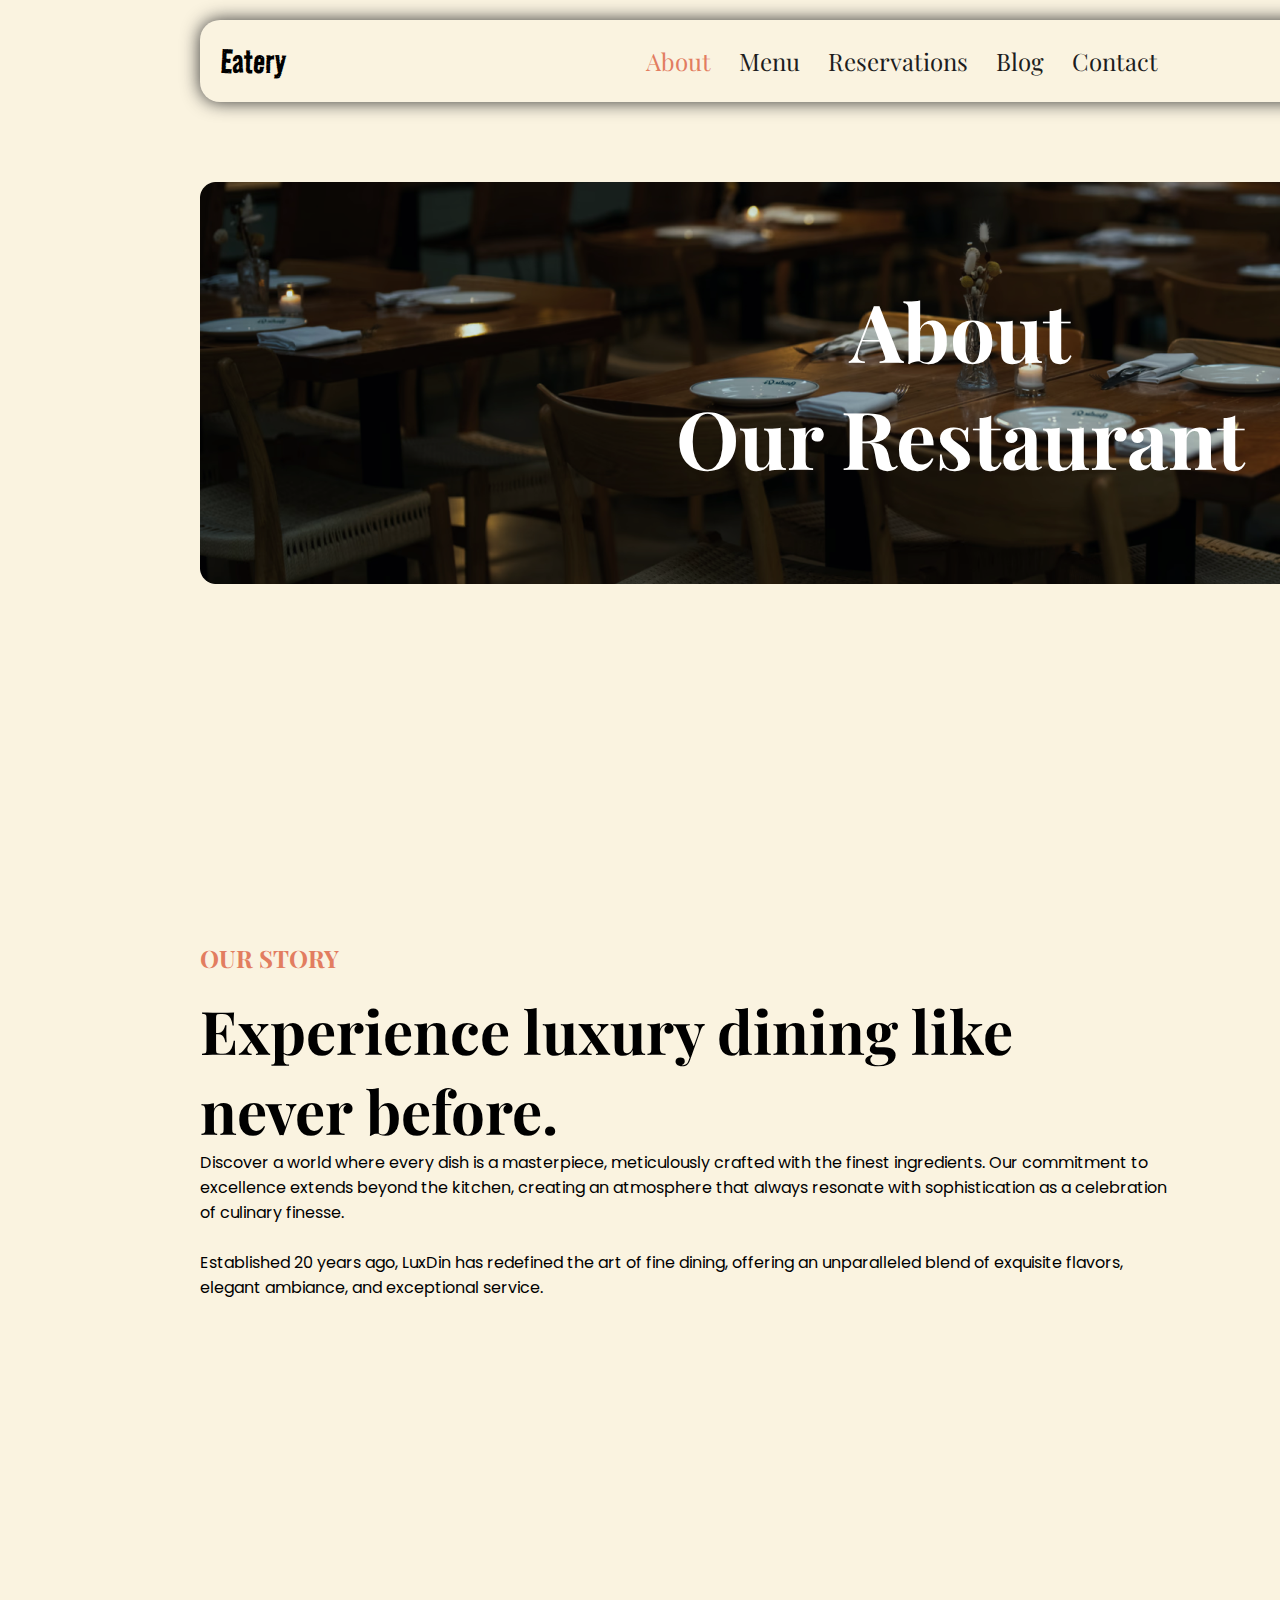
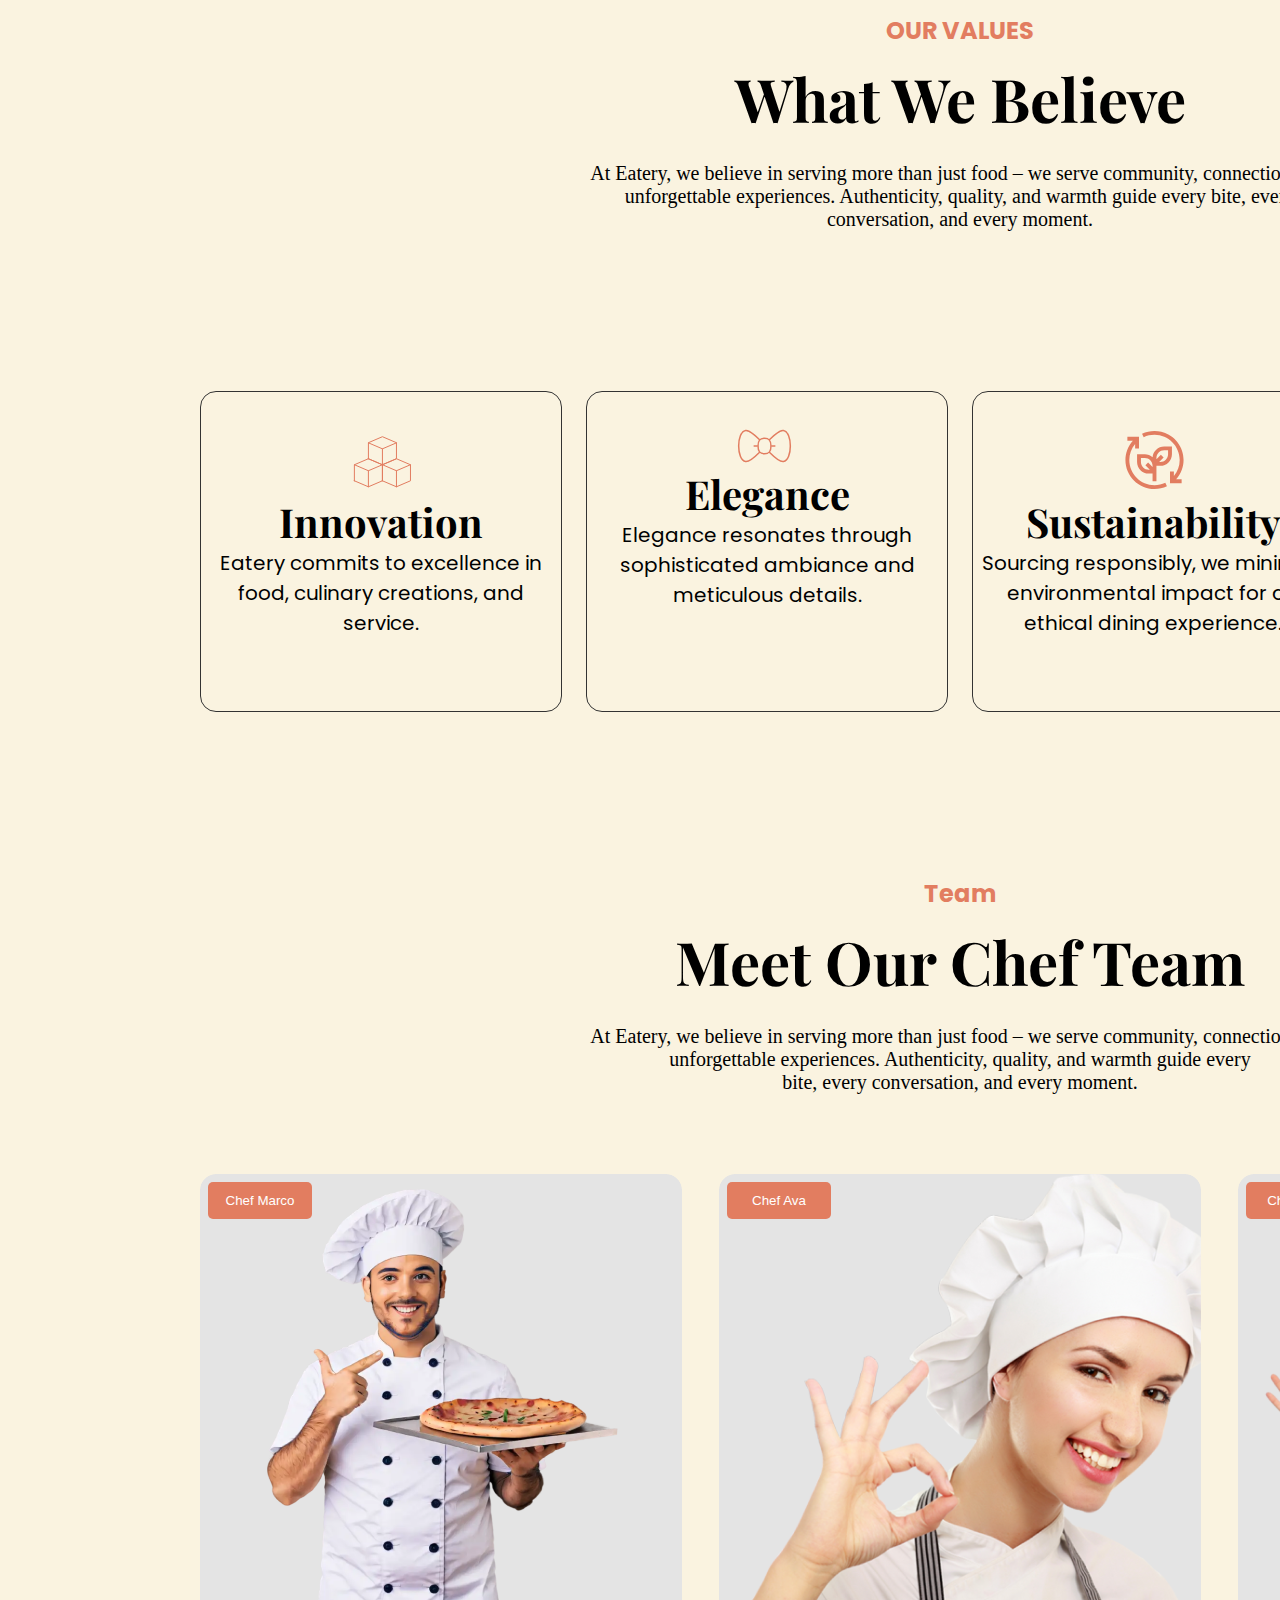
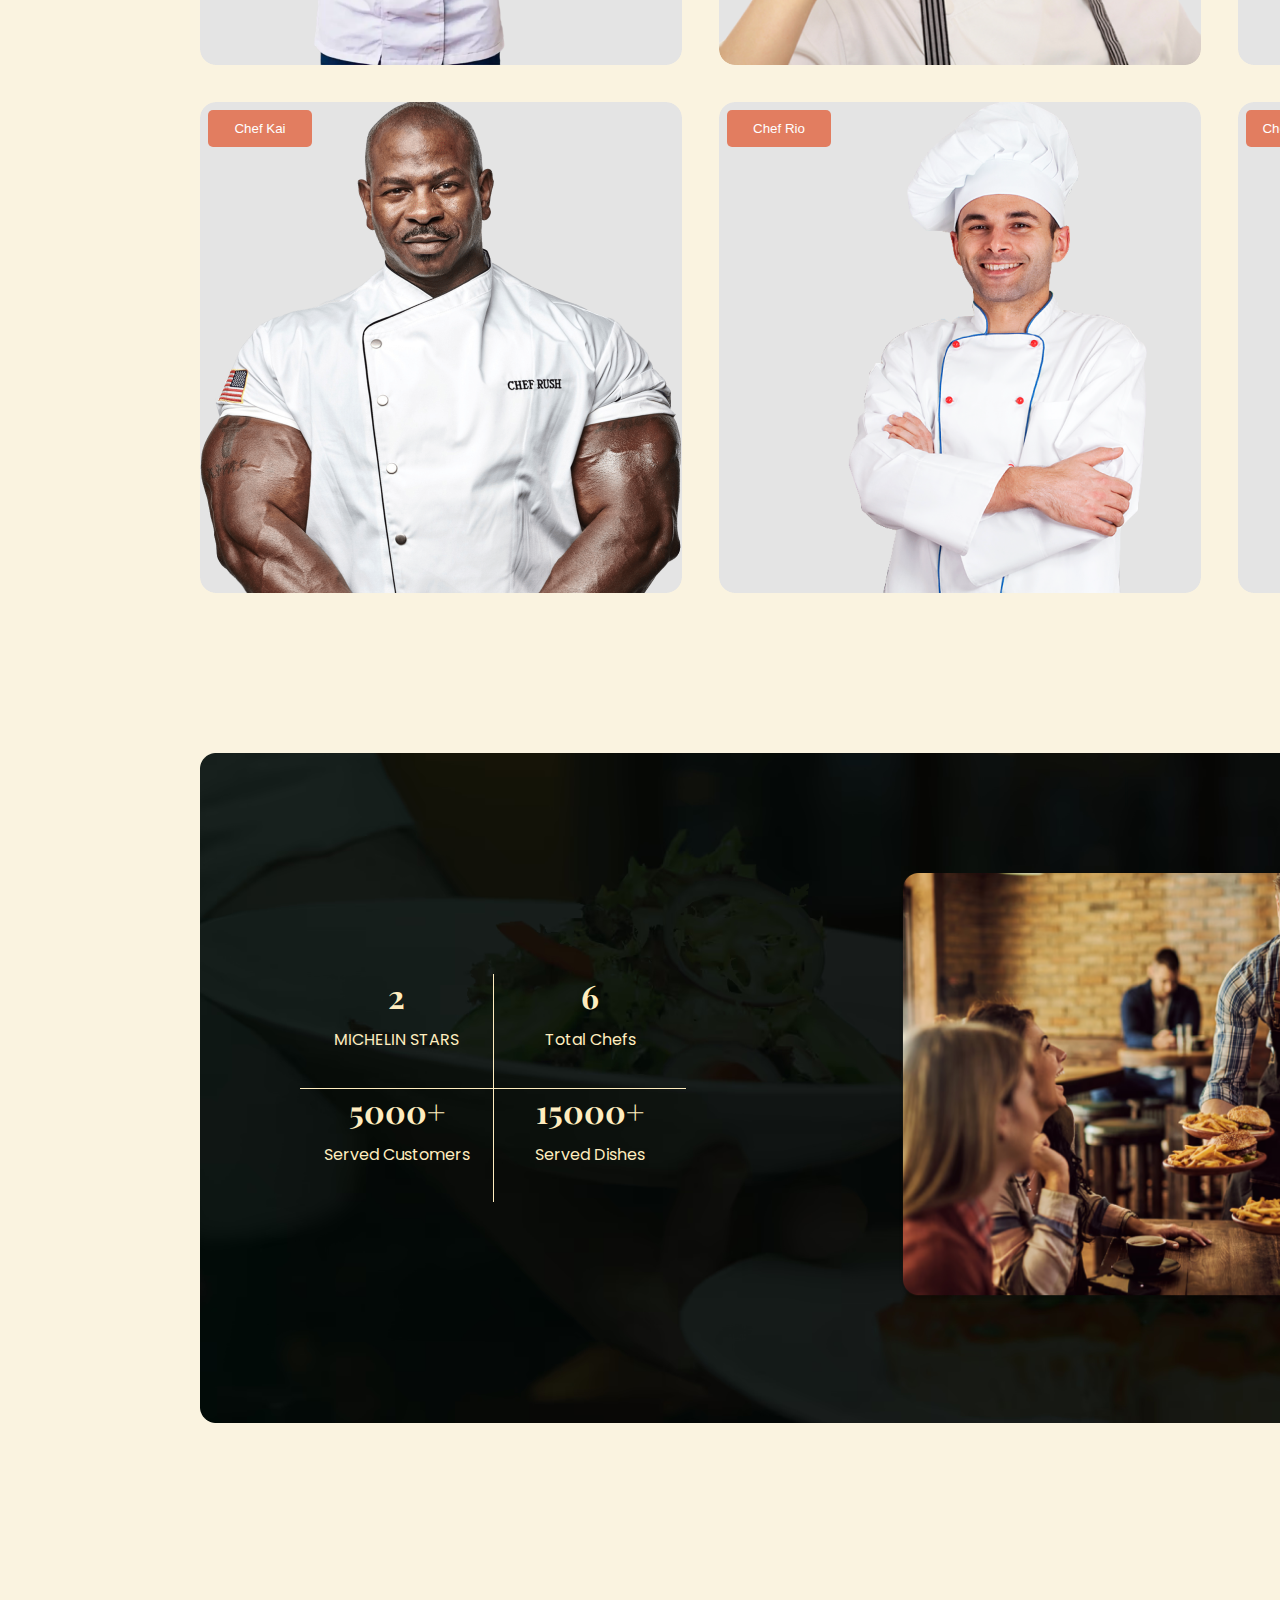
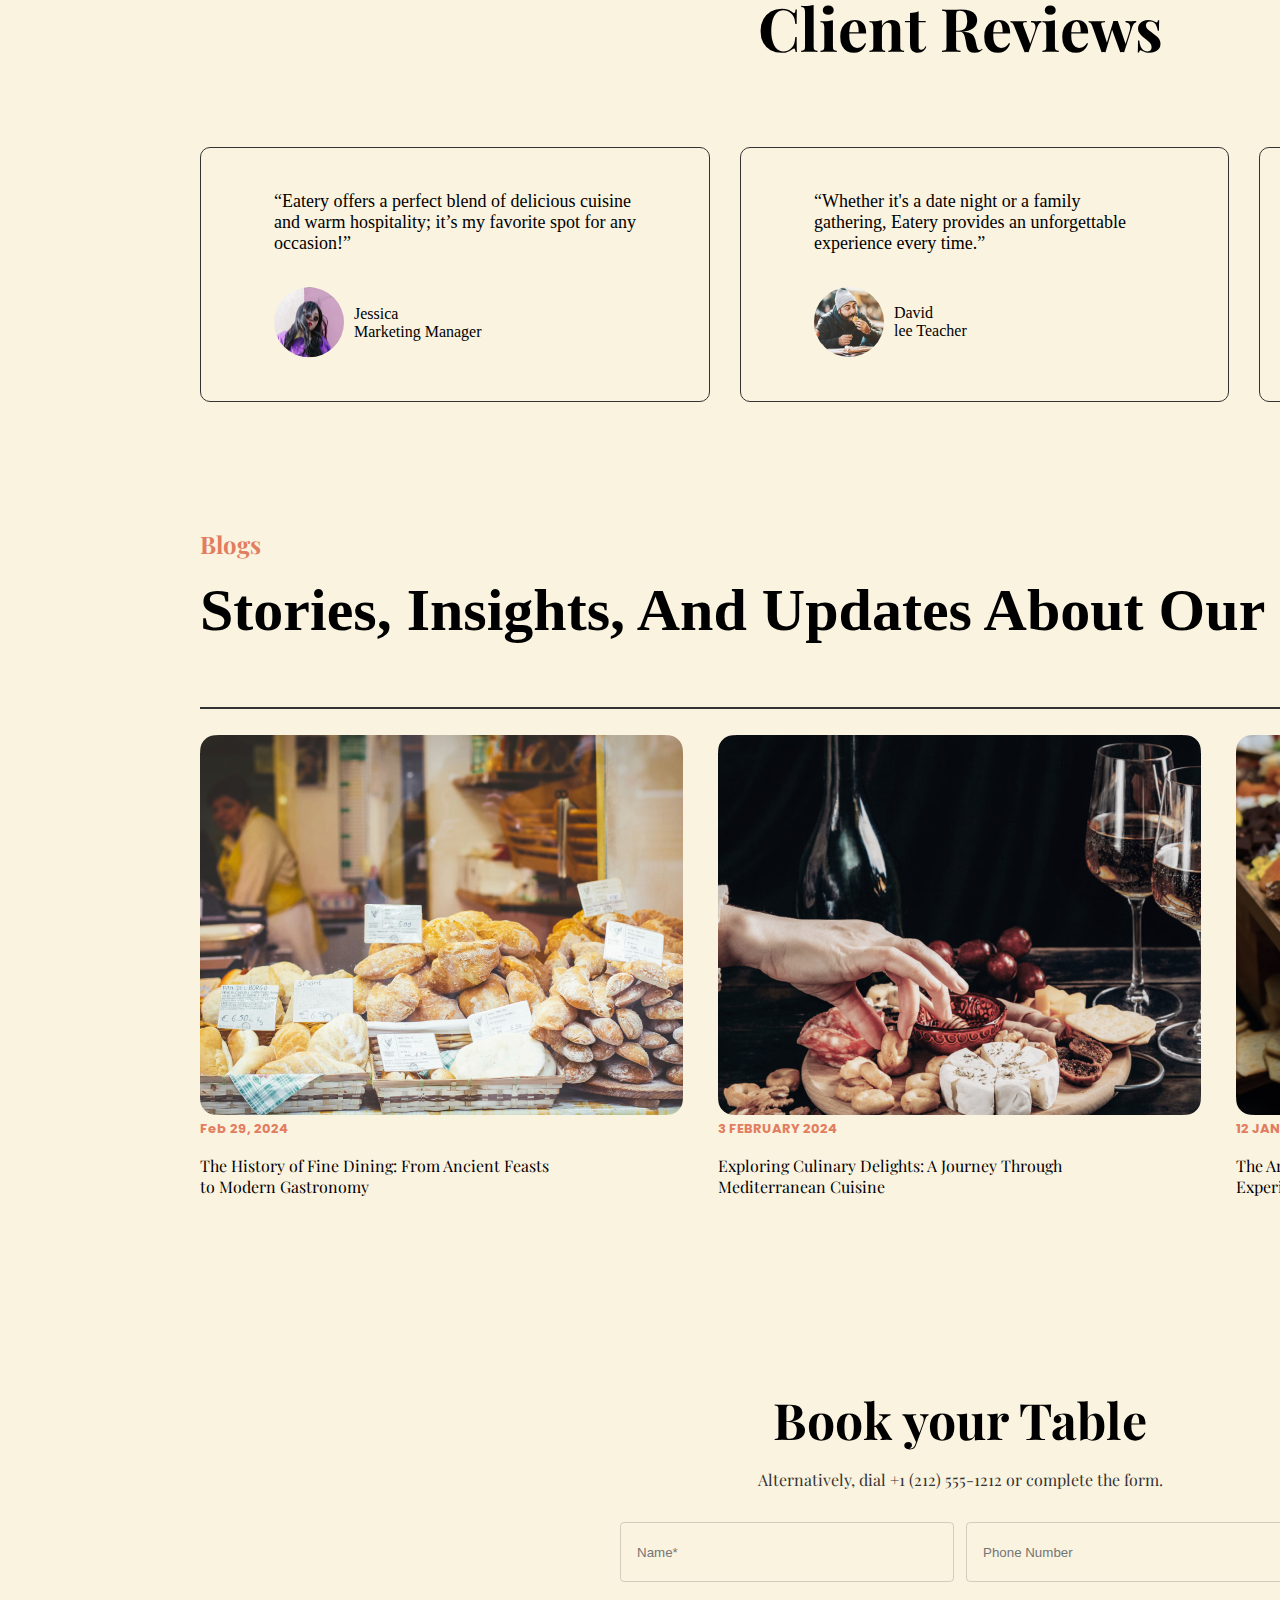
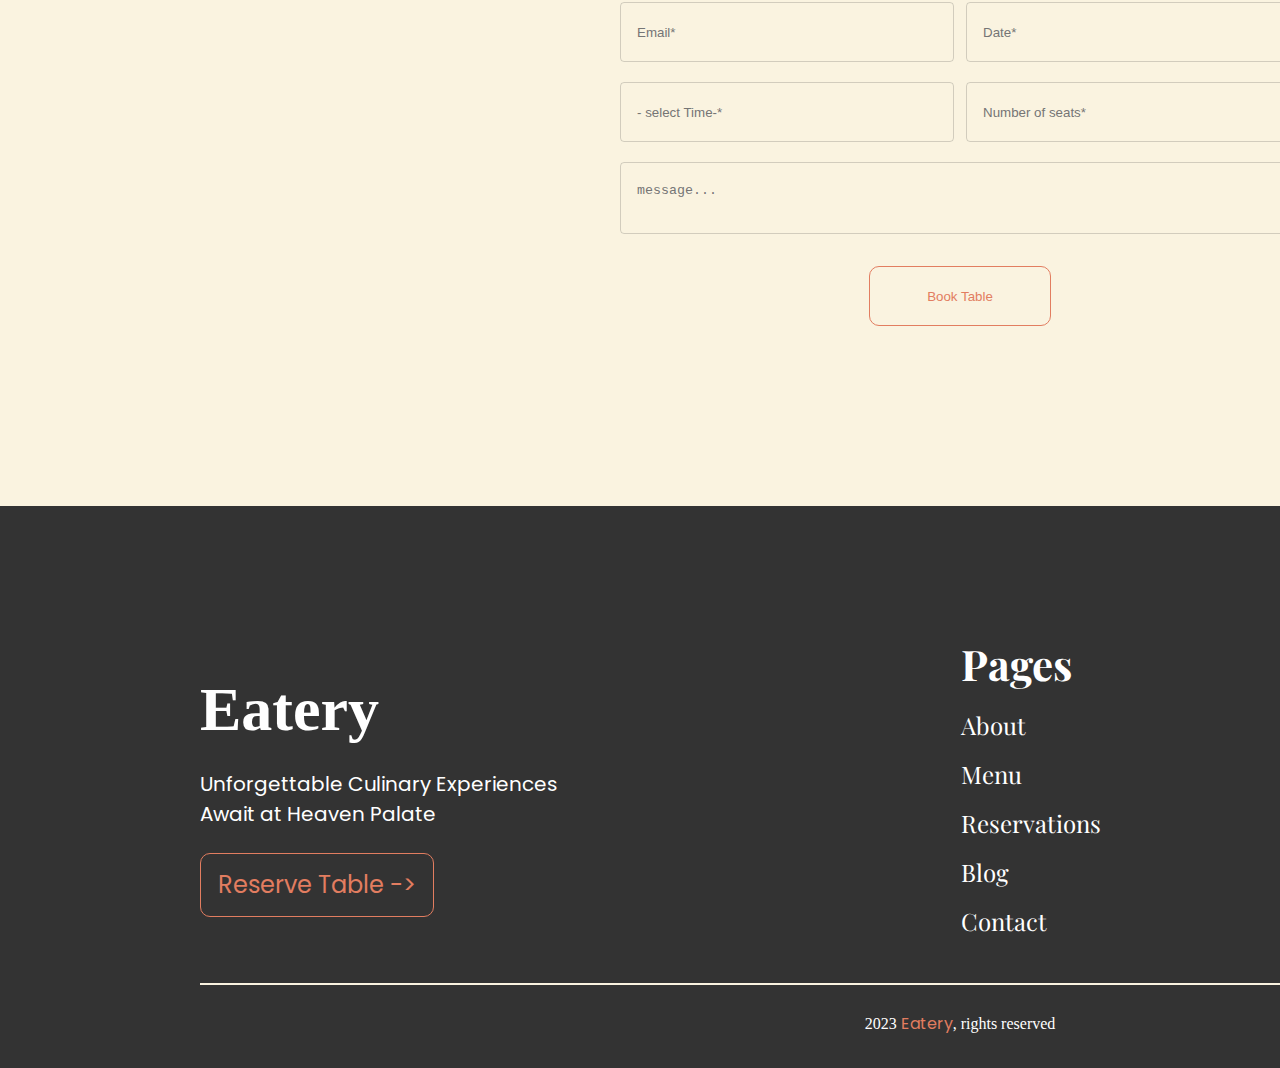
<file: about.html>
<!DOCTYPE html>
<html lang="en">

<head>
  <meta charset="UTF-8">
  <meta name="viewport" content="width=device-width, initial-scale=1.0">
  <title>about</title>
  <link rel="stylesheet" href="./css/style.css">
  <link
    href="https://fonts.googleapis.com/css2?family=Moul&family=Road+Rage&family=Urbanist:ital,wght@0,100..900;1,100..900&display=swap"
    rel="stylesheet">
  <link
    href="https://fonts.googleapis.com/css2?family=Moul&family=Playfair+Display:ital,wght@0,400..900;1,400..900&family=Road+Rage&family=Urbanist:ital,wght@0,100..900;1,100..900&display=swap"
    rel="stylesheet">
  <link
    href="https://fonts.googleapis.com/css2?family=Moul&family=Playfair+Display+SC:ital,wght@0,400;0,700;0,900;1,400;1,700;1,900&family=Playfair+Display:ital,wght@0,400..900;1,400..900&family=Poppins:ital,wght@0,100;0,200;0,300;0,400;0,500;0,600;0,700;0,800;0,900;1,100;1,200;1,300;1,400;1,500;1,600;1,700;1,800;1,900&family=Road+Rage&family=Urbanist:ital,wght@0,100..900;1,100..900&display=swap"
    rel="stylesheet">
  <link
    href="https://fonts.googleapis.com/css2?family=Moul&family=Playfair+Display:ital,wght@0,400..900;1,400..900&family=Poppins:ital,wght@0,100;0,200;0,300;0,400;0,500;0,600;0,700;0,800;0,900;1,100;1,200;1,300;1,400;1,500;1,600;1,700;1,800;1,900&family=Road+Rage&family=Urbanist:ital,wght@0,100..900;1,100..900&display=swap"
    rel="stylesheet">
  <link href="https://fonts.googleapis.com/css2?family=Playfair+Display:ital,wght@0,400..900;1,400..900&display=swap"
    rel="stylesheet">
  <link href="https://fonts.googleapis.com/css2?family=Playfair+Display:ital,wght@0,400..900;1,400..900&display=swap"
    rel="stylesheet">
</head>

<body>
  <div class="divv">
    <section class="mtavari">
      <header>

        <p><a href="./index.html" class="header_p">Eatery</a></p>
        <nav class="header_nav">
          <ul class="header_ul">
            <li class="header_li">
              <a href="./about.html" class="header_a active">About</a>

            </li>
            <li class="header_li">
              <a href="./meniu.html" class="header_a inactive">Menu</a>
            </li>
            <li class="header_li">
              <a href="./reservations.html" class="header_a inactive"> Reservations </a>
            </li>
            <li class="header_li">
              <a href="./blog.html" class="header_a inactive">Blog </a>
            </li>
            <li class="header_li">
              <a href="./contact.html" class="header_a inactive"> Contact</a>
            </li>
        </nav>
        <button class="header_button">Book Table</button>
        </ul>
      </header>
      <section class="about_section1">
        <div>
          <h5 class="abot_h">About <br>Our Restaurant</h5>
        </div>
      </section>
      <section class="about_section2">
        <div class="about_section2_textbox">
          <h6 class="about_h6">OUR STORY</h6>
          <h4 class="about_h4">Experience luxury dining like never before.</h4>
          <p class="about_p">Discover a world where every dish is a masterpiece, meticulously crafted with the finest
            ingredients. Our commitment to excellence extends beyond the kitchen, creating an atmosphere that always
            resonate with sophistication as a celebration of culinary finesse. <br> <br>Established 20 years ago, LuxDin
            has
            redefined the art of fine dining, offering an unparalleled blend of exquisite flavors, elegant ambiance, and
            exceptional service.</p>
        </div>
        <img src="./img/fKSX06V9Z83OtShvIloc3UIwRc.png.png" alt="" class="foto">
      </section>
      <div class="sectionis_idk">
        <section class="about_section3">
          <h5 class="hh5">OUR VALUES</h5>
          <h4 class="hh4">What We Believe</h4>
          <p class="pp2">At Eatery, we believe in serving more than just food – we serve community, connection, and
            <br>unforgettable experiences. Authenticity, quality, and warmth guide every bite, every <br>conversation,
            and
            every moment.
          </p>
        </section>
        <section class="sectionii_i">
          <div class="damxuravi">
            <div class="ggg">
              <div class="arvici">
                <img src="./img/batara.svg" alt="" class="imigis_section">
                <h4 class="hh2">Innovation</h4>
                <p class="ppp3">Eatery commits to excellence in food, culinary creations, and service.</p>
              </div>
              <div class="arvici">
                <img src="./img/banti.svg" alt="" class="imigis_section">
                <h4 class="hh2">Elegance</h4>
                <p class="ppp3">Elegance resonates through sophisticated ambiance and meticulous details.</p>

              </div>
              <div class="arvici">
                <img src="./img/xe.svg" alt="" class="imigis_section">
                <h4 class="hh2">Sustainability</h4>
                <p class="ppp3">Sourcing responsibly, we minimize environmental impact for an ethical dining experience.
                </p>

              </div>
              <div class="arvici">
                <img src="./img/zari.svg" alt="" class="imigis_section">
                <h4 class="hh2">Hospitality</h4>
                <p class="ppp3">Our team goes above and beyond to make every guest feel welcomed and cherished.</p>

              </div>
            </div>
          </div>
        </section>
        
          <section class="about_section3">

            <h5 class="hh5">Team</h5>
            <h4 class="hh4">Meet Our Chef Team</h4>
            <p class="pp2">At Eatery, we believe in serving more than just food – we serve community, connection, and
              <br> unforgettable experiences. Authenticity, quality, and warmth guide every <br>
              bite, every conversation, and every moment.
            </p>
            <div class="grid">
              <div class="gridis_div Chef_Marco ">
                <button class="chef_button">Chef Marco</button>
              </div>
              <div class="gridis_div Chef_Ava">
                <button class="chef_button">Chef Ava</button>
              </div>
              <div class="gridis_div Chef_Lena">
             <button class="chef_button">Chef Lena</button>
              </div>

              <div class="gridis_div Chef_Kai">
               <button class="chef_button">Chef Kai</button>
              </div>
              <div class="gridis_div Chef_Rio">
                <button class="chef_button">Chef Rio</button>
              </div>
              <div class="gridis_div Chef_Harpal ">
                <button class="chef_button">Chef Harpal</button>
              </div>
            </div>
    </section>
    <section class="surati">
    
      <div class="bb">
        <div class="cc cc0">
          <h5 class="hh">2</h5>
          <p class="pp">MICHELIN STARS</p>
        </div>
        <div class="cc cc1">
          <h5 class="hh">6</h5>
          <p class="pp">Total Chefs</p>
        </div>
        <div class="cc cc2">
          <h5 class="hh">5000+</h5>
          <p class="pp">Served Customers</p>
        </div>
        <div class="cc cc3">
          <h5 class="hh">15000+</h5>
          <p class="pp">Served Dishes</p>
        </div>
      </div>
    
     <img src="./img/jj.png" alt="" class="jj">
    </section>
  </div>
  <section class="section4">
    <h5 class="h_5">
      Client Reviews
    </h5>
    <div class="section4_div">
      <div class="divis3">
        <p class="section4_p">“Eatery offers a perfect blend of delicious cuisine and warm hospitality; it’s my
          favorite spot for any occasion!”</p>
        <div class="divid_img_6">
          <img src="./img/hUaynCzUd97q8QyEnuri0JVdC0.png.svg" alt="" >
          <div class="divid_text">

            <p class="text_p"> Jessica <br> Marketing Manager</p>
          </div>
        </div>
      </div>
      <div class="divis3">
        <p class="section4_p">“Whether it's a date night or a family gathering, Eatery provides an unforgettable
          experience every time.”</p>
        <div class="divid_img_6">
          <img src="./img/neCuF5c3PUXT59iiwkKIxxUew.png.svg" alt="">
          <div class="divid_text">

            <p class="text_p"> David <br>lee Teacher</p>
          </div>
        </div>
      </div>
      <div class="divis3">
        <p class="section4_p">“Eatery is my go-to for gourmet meals; it’s a place where passion for food truly
          shines
          through.”</p>
        <div class="divid_img_6">
          <img src="./img/H9RZQx3aKEKMWYRzdECGWvyohAk.png.svg" alt="">
          <div class="divid_text">
            <p class="text_p"> Sarahbr <br>Taylor Chef</p>
          </div>
        </div>
      </div>
    </div>
  </section>
  <section class="section7">
    <div class="iv7">
      <div class="section7_div">
        <h6>Blogs</h6>
        <h4 class="h4_sectionis"> Stories, Insights, And
          Updates About Our Mission</h4>

      </div>
      <button class="view">View All</button>
    </div>
    <hr>
    <div class="cardebi">
      <div class="imigisdivvi">
        <img src="./img/Frame 54.png" alt="" class="classidivis">
        <h6 class="font">Feb 29, 2024</h6>
        <p class="cardebis_p">The History of Fine Dining: From Ancient Feasts <br> to Modern Gastronomy</p>
      </div>
      <div class="imigisdivvi">
        <img src="./img/Frame 54 (2).png" alt="" class="classidivis">
        <h6 class="font">3 FEBRUARY 2024</h6>
        <p class="cardebis_p">Exploring Culinary Delights: A Journey Through <br> Mediterranean Cuisine</p>
      </div>
      <div class="imigisdivvi">
        <img src="./img/Frame 54 (1).png" alt="" class="classidivis">
        <h6 class="font">12 JANUARY 2024</h6>
        <p class="cardebis_p">The Art of Pairing: Elevating Your Dining <br> Experience with Wine & Cuisine</p>
      </div>
    </div>
  </section>
  <section class="section10">
    <h3 class="section10_h">Book your Table</h3>
    <p class="section10_p">Alternatively, dial +1 (212) 555-1212 or complete the form.</p>
    <form action="" class="formi">
      <div class="div_form">
        <div class="formis_div">
          <input type="text" class="inputi" placeholder="Name*">
          <input type="text" class="inputi" placeholder="Email*">
          <input type="text" class="inputi" placeholder="- select Time-*">
        </div>
        <div class="formis_div">
          <input type="text" class="inputi" placeholder="Phone Number">
          <input type="text" class="inputi" placeholder="Date*">
          <input type="text" class="inputi" placeholder="Number of seats*">
        </div>
      </div>
      <textarea name="" id="" placeholder="message..."></textarea>
      <button class="buttonis_did">Book Table</button>
    </form>

  </section>
</section>
<footer class="foter">
  <div class="footer_div">
    <div class="footer_div1">
      <h4 class="foter_1">Eatery</h4>
      <p class="foter_p">Unforgettable Culinary Experiences <br>
        Await at Heaven Palate</p>
      <button class="foter_bt">Reserve Table -></button>
    </div>
    <div class="div_2_footer">
      <h4 class="footer_2">Pages</h4>
      <ul class="ul_footer">
        <li class="li_footer">About</li>
        <li class="li_footer">Menu</li>
        <li class="li_footer">Reservations</li>
        <li class="li_footer">Blog</li>
        <li class="li_footer">Contact</li>

      </ul>

    </div>
    <div class="form_divis_4">
      <h4 class="form_divis_5">Adress</h4>
      <p class="formis_divis_p_4">782 S Westwood Blvd, Los <br>
        Angeles, CA 90024</p>
        <h4 class="form_divis_5" >Hours</h4>
        <p class="formis_divis_p_4">Monday - Saturday: 9:00 AM - <br>
          12:00 PM <br>
          Sunday : 6:00 AM - 12:00 PM</p>
    </div>
    
  </div>
  <hr class="hrr">
  <div>
    <p class="ps">2023  <span class="spani">Eatery</span>, rights reserved</p>
  </div>
</footer>
</body>

</html>
</file>
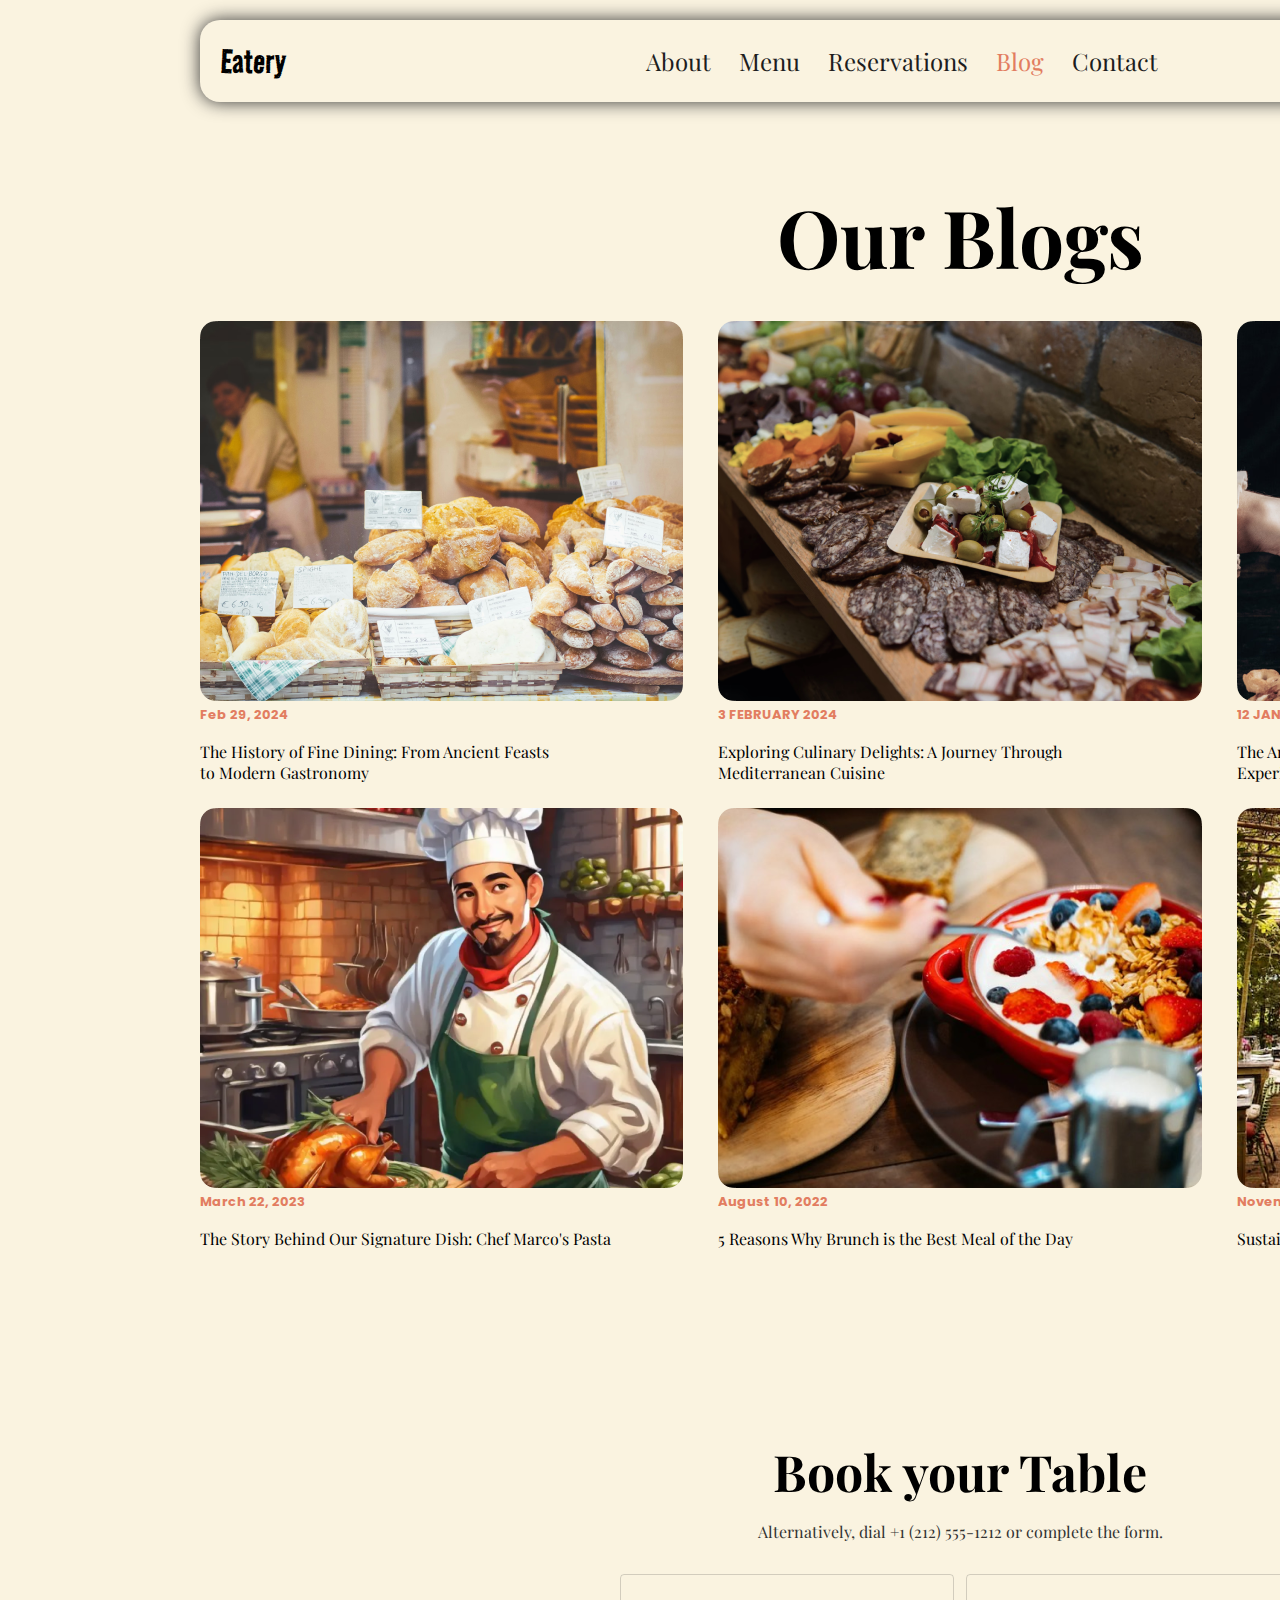
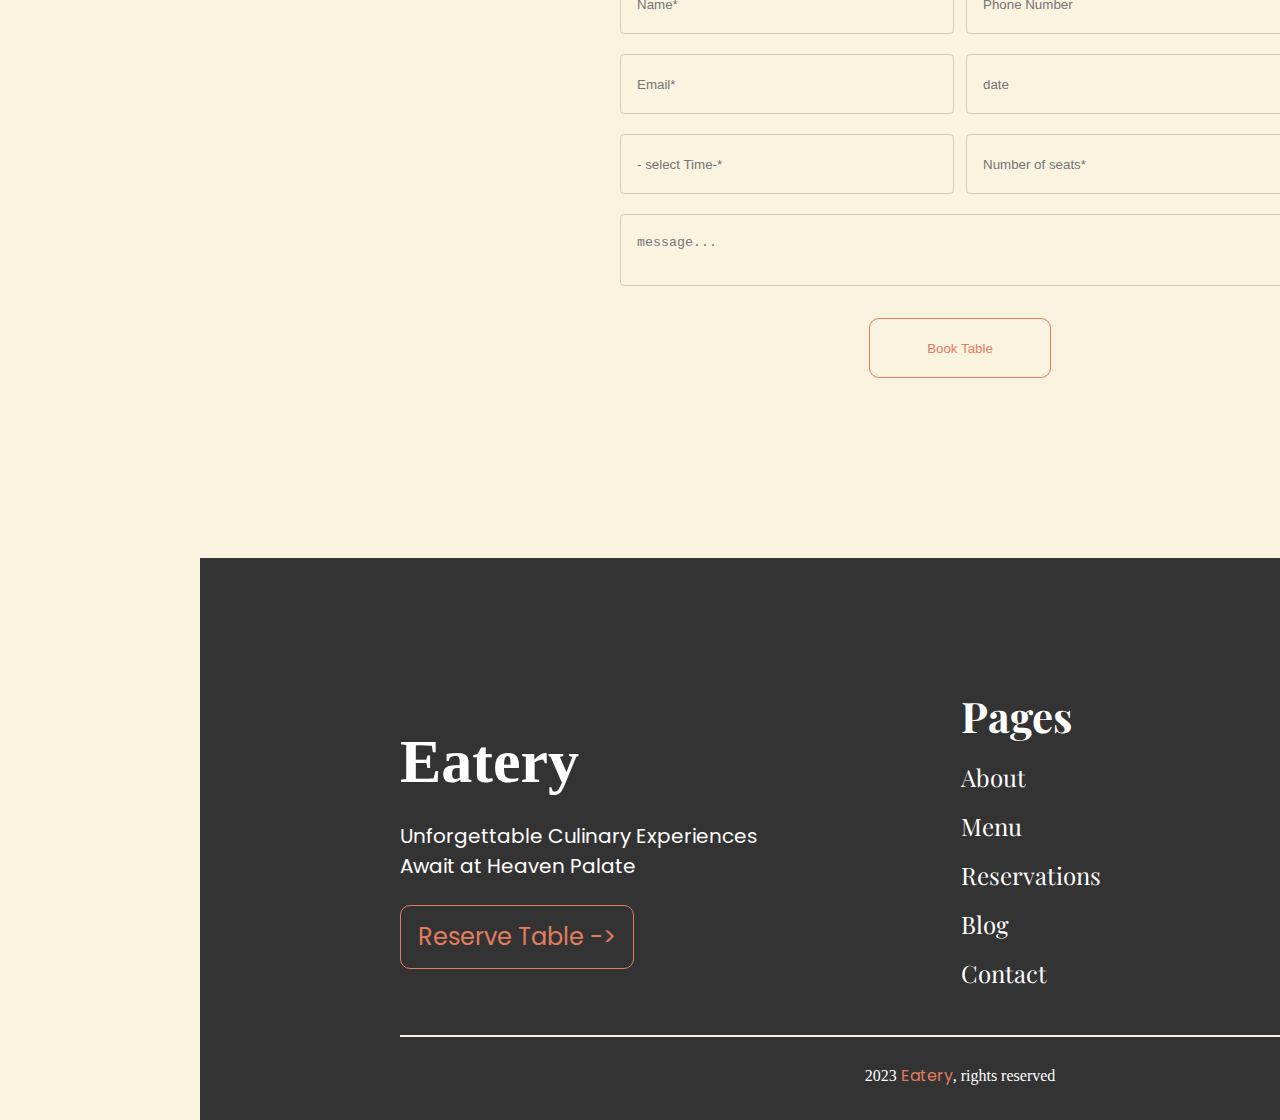
<file: blog.html>
<!DOCTYPE html>
<html lang="en">

<head>
  <meta charset="UTF-8">
  <meta name="viewport" content="width=device-width, initial-scale=1.0">
  <link rel="stylesheet" href="./css/style.css">
  <title>Document</title>
  <link
    href="https://fonts.googleapis.com/css2?family=Moul&family=Road+Rage&family=Urbanist:ital,wght@0,100..900;1,100..900&display=swap"
    rel="stylesheet">
  <link
    href="https://fonts.googleapis.com/css2?family=Moul&family=Playfair+Display:ital,wght@0,400..900;1,400..900&family=Road+Rage&family=Urbanist:ital,wght@0,100..900;1,100..900&display=swap"
    rel="stylesheet">
  <link
    href="https://fonts.googleapis.com/css2?family=Moul&family=Playfair+Display+SC:ital,wght@0,400;0,700;0,900;1,400;1,700;1,900&family=Playfair+Display:ital,wght@0,400..900;1,400..900&family=Poppins:ital,wght@0,100;0,200;0,300;0,400;0,500;0,600;0,700;0,800;0,900;1,100;1,200;1,300;1,400;1,500;1,600;1,700;1,800;1,900&family=Road+Rage&family=Urbanist:ital,wght@0,100..900;1,100..900&display=swap"
    rel="stylesheet">
  <link
    href="https://fonts.googleapis.com/css2?family=Moul&family=Playfair+Display:ital,wght@0,400..900;1,400..900&family=Poppins:ital,wght@0,100;0,200;0,300;0,400;0,500;0,600;0,700;0,800;0,900;1,100;1,200;1,300;1,400;1,500;1,600;1,700;1,800;1,900&family=Road+Rage&family=Urbanist:ital,wght@0,100..900;1,100..900&display=swap"
    rel="stylesheet">
  <link href="https://fonts.googleapis.com/css2?family=Playfair+Display:ital,wght@0,400..900;1,400..900&display=swap"
    rel="stylesheet">
  <link href="https://fonts.googleapis.com/css2?family=Playfair+Display:ital,wght@0,400..900;1,400..900&display=swap"
    rel="stylesheet">
</head>

<body>
  <div class="divv">
    <section class="mtavari">
      <header>

        <p><a href="./index.html" class="header_p">Eatery</a></p>
        <nav class="header_nav">
          <ul class="header_ul">
            <li class="header_li">
              <a href="./about.html" class="header_a inactive">About</a>

            </li>
            <li class="header_li">
              <a href="./meniu.html" class="header_a inactive">Menu</a>
            </li>
            <li class="header_li">
              <a href="./reservations.html" class="header_a inactive"> Reservations </a>
            </li>
            <li class="header_li">
              <a href="./blog.html" class="header_a active">Blog </a>
            </li>
            <li class="header_li">
              <a href="./contact.html" class="header_a inactive"> Contact</a>
            </li>
        </nav>
        <button class="header_button">Book Table</button>
        </ul>
      </header>
      <section class="section7">
        <div class="section7_div">
          <h5 class="blog_h5">Our Blogs</h5>

          <div class="cardebi">
            <div class="imigisdivvi">
              <img src="./img/Frame 54.png" alt="" class="classidivis">
              <h6 class="font">Feb 29, 2024</h6>
              <p class="cardebis_p">The History of Fine Dining: From Ancient Feasts <br> to Modern Gastronomy</p>
            </div>
            <div class="imigisdivvi">
              <img src="./img/Frame 54 (1).png" alt="" class="classidivis">
              <h6 class="font">3 FEBRUARY 2024</h6>
              <p class="cardebis_p">Exploring Culinary Delights: A Journey Through <br> Mediterranean Cuisine</p>
            </div>
            <div class="imigisdivvi">
              <img src="./img/Frame 54 (2).png" alt="" class="classidivis">
              <h6 class="font">12 JANUARY 2024</h6>
              <p class="cardebis_p">The Art of Pairing: Elevating Your Dining <br> Experience with Wine & Cuisine</p>
            </div>
            <div class="imigisdivvi">
              <img src="./img/foto/Frame 54.png" alt="" class="classidivis">
              <h6 class="font">March 22, 2023</h6>
              <p class="cardebis_p">The Story Behind Our Signature Dish: Chef Marco's Pasta</p>
            </div>
            <div class="imigisdivvi">
              <img src="./img/foto/Frame 54 (1).png" alt="" class="classidivis">
              <h6 class="font">August 10, 2022</h6>
              <p class="cardebis_p">5 Reasons Why Brunch is the Best Meal of the Day</p>
            </div>
            <div class="imigisdivvi">
              <img src="./img/foto/Frame 54 (2).png" alt="" class="classidivis">
              <h6 class="font">November 15, 2021</h6>
              <p class="cardebis_p">Sustainable Dining: Eatery's Commitment to the Environment</p>
            </div>
          </div>
        </div>
      </section>
      <section class="section10">
        <h3 class="section10_h">Book your Table</h3>
        <p class="section10_p">Alternatively, dial +1 (212) 555-1212 or complete the form.</p>
        <form action="" class="formi">
          <div class="div_form">
            <div class="formis_div">
              <input type="text" name="fullname" class="inputi" placeholder="Name*">
              <input type="text" name="paroli" class="inputi" placeholder="Email*">
              <input type="text" name="emaili" class="inputi" placeholder="- select Time-*">
            </div>
            <div class="formis_div">
              <input type="text" name="nomeri" class="inputi" placeholder="Phone Number">
              <input type="text" name="dro" class="inputi" placeholder="date">
              <input type="text" name="nomeri" class="inputi" placeholder="Number of seats*">
            </div>
          </div>
          <textarea name="text" id="" placeholder="message..."></textarea>
          
          <button type="submit" class="buttonis_did">Book Table</button>
        </form>


      </section>
      <footer class="foter">
        <div class="footer_div">
          <div class="footer_div1">
            <h4 class="foter_1">Eatery</h4>
            <p class="foter_p">Unforgettable Culinary Experiences <br>
              Await at Heaven Palate</p>
            <button class="foter_bt">Reserve Table -></button>
          </div>
          <div class="div_2_footer">
            <h4 class="footer_2">Pages</h4>
            <ul class="ul_footer">
              <li class="li_footer">About</li>
              <li class="li_footer">Menu</li>
              <li class="li_footer">Reservations</li>
              <li class="li_footer">Blog</li>
              <li class="li_footer">Contact</li>

            </ul>

          </div>
          <div class="form_divis_4">
            <h4 class="form_divis_5">Adress</h4>
            <p class="formis_divis_p_4">782 S Westwood Blvd, Los <br>
              Angeles, CA 90024</p>
            <h4 class="form_divis_5">Hours</h4>
            <p class="formis_divis_p_4">Monday - Saturday: 9:00 AM - <br>
              12:00 PM <br>
              Sunday : 6:00 AM - 12:00 PM</p>
          </div>

        </div>
        <hr class="hrr">
        <div>
          <p class="ps">2023 <span class="spani">Eatery</span>, rights reserved</p>
        </div>
      </footer>
    </section>
</body>

</html>
</file>
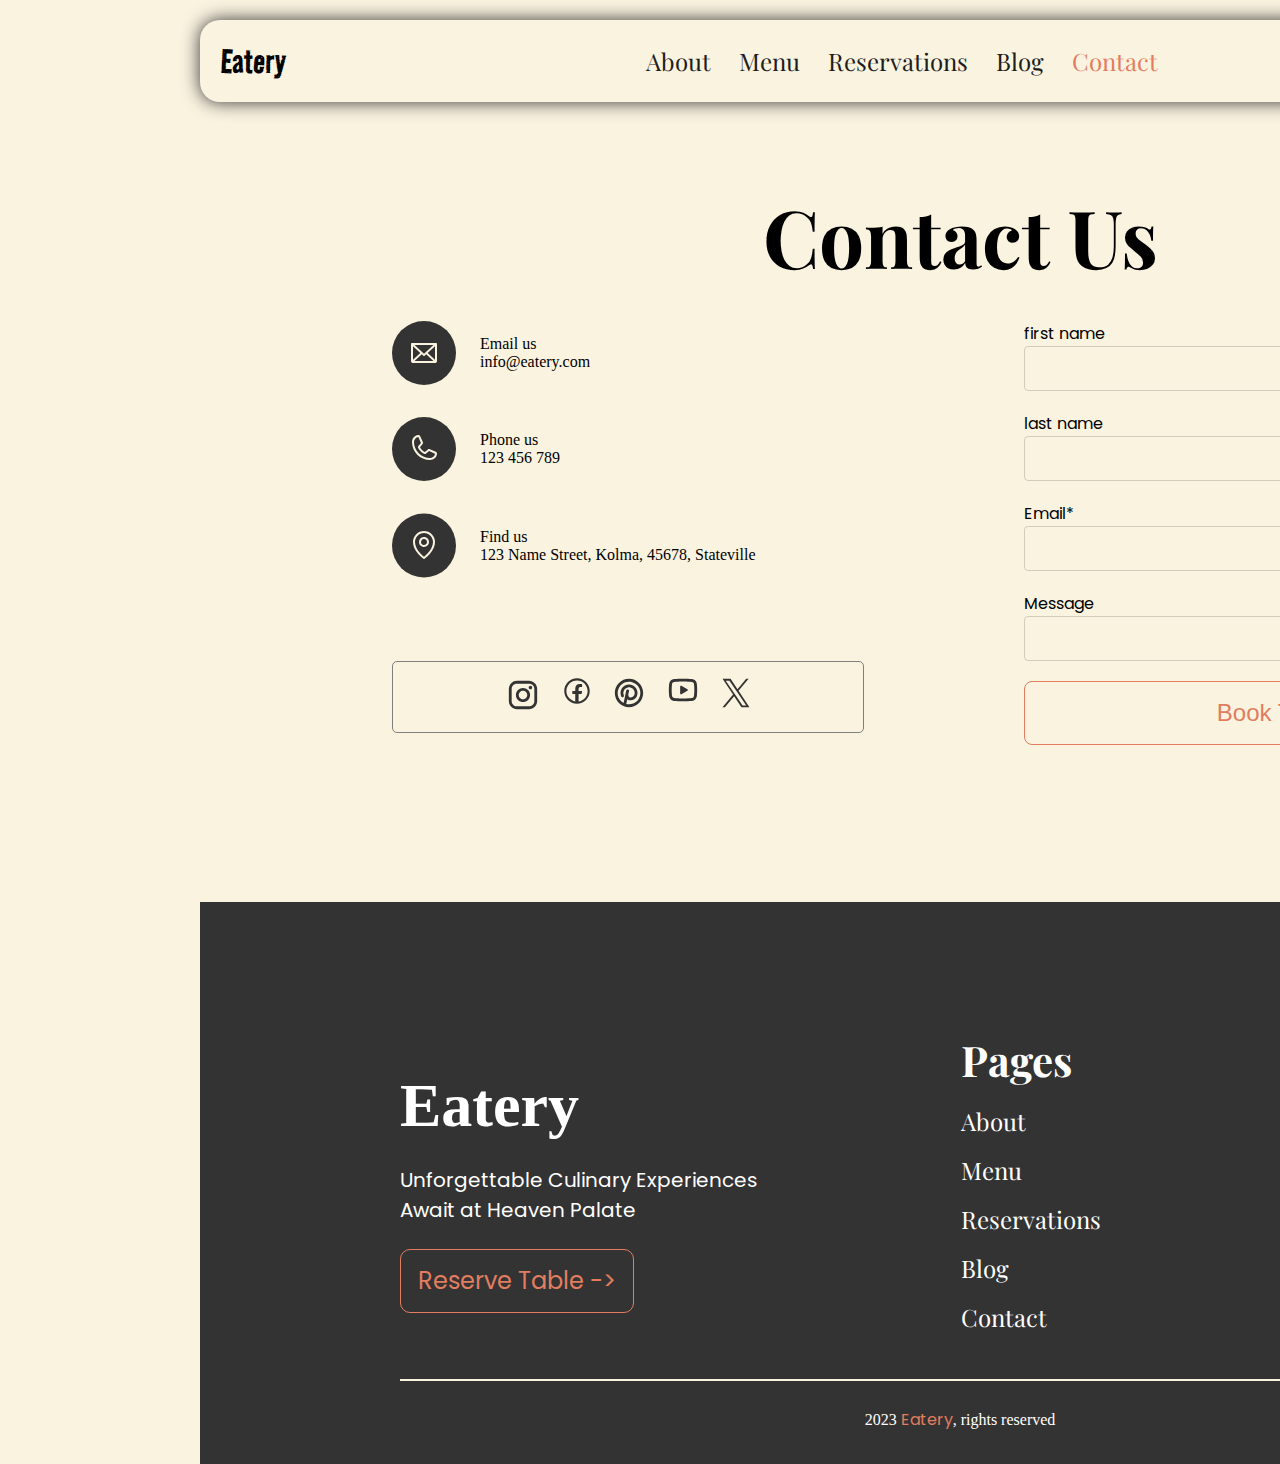
<file: contact.html>
<!DOCTYPE html>
<html lang="en">

<head>
  <meta charset="UTF-8">
  <meta name="viewport" content="width=device-width, initial-scale=1.0">
  <link rel="stylesheet" href="./css/style.css">
  <title>Document</title>
  <link
    href="https://fonts.googleapis.com/css2?family=Moul&family=Road+Rage&family=Urbanist:ital,wght@0,100..900;1,100..900&display=swap"
    rel="stylesheet">
  <link
    href="https://fonts.googleapis.com/css2?family=Moul&family=Playfair+Display:ital,wght@0,400..900;1,400..900&family=Road+Rage&family=Urbanist:ital,wght@0,100..900;1,100..900&display=swap"
    rel="stylesheet">
  <link
    href="https://fonts.googleapis.com/css2?family=Moul&family=Playfair+Display+SC:ital,wght@0,400;0,700;0,900;1,400;1,700;1,900&family=Playfair+Display:ital,wght@0,400..900;1,400..900&family=Poppins:ital,wght@0,100;0,200;0,300;0,400;0,500;0,600;0,700;0,800;0,900;1,100;1,200;1,300;1,400;1,500;1,600;1,700;1,800;1,900&family=Road+Rage&family=Urbanist:ital,wght@0,100..900;1,100..900&display=swap"
    rel="stylesheet">
  <link
    href="https://fonts.googleapis.com/css2?family=Moul&family=Playfair+Display:ital,wght@0,400..900;1,400..900&family=Poppins:ital,wght@0,100;0,200;0,300;0,400;0,500;0,600;0,700;0,800;0,900;1,100;1,200;1,300;1,400;1,500;1,600;1,700;1,800;1,900&family=Road+Rage&family=Urbanist:ital,wght@0,100..900;1,100..900&display=swap"
    rel="stylesheet">
  <link href="https://fonts.googleapis.com/css2?family=Playfair+Display:ital,wght@0,400..900;1,400..900&display=swap"
    rel="stylesheet">
  <link href="https://fonts.googleapis.com/css2?family=Playfair+Display:ital,wght@0,400..900;1,400..900&display=swap"
    rel="stylesheet">
</head>

<body>

  <body>
    <div class="divv">
      <section class="mtavari">
        <header>

          <p><a href="./index.html" class="header_p " >Eatery</a></p>
          <nav class="header_nav">
            <ul class="header_ul">
              <li class="header_li">
                <a href="./about.html" class="header_a inactive" >About</a>

              </li>
              <li class="header_li">
                <a href="./meniu.html" class="header_a inactive" >Menu</a>
              </li>
              <li class="header_li">
                <a href="./reservations.html" class="header_a inactive"> Reservations </a>
              </li>
              <li class="header_li">
                <a href="./blog.html" class="header_a inactive">Blog </a>
              </li>
              <li class="header_li">
                <a href="./contact.html" class="header_a active"> Contact</a>
              </li>
          </nav>
          <button class="header_button">Book Table</button>
          </ul>
        </header>
        <section class="contact_section">
          <h5 class="contact_h5">Contact Us</h5>
          <div class="contact_div">

            <div class="contact_div2">
              <div class="contact_div3">
                <div class="contact_div4">
                  <img src="./img/contact/mail.svg" alt="">
                  <p>Email us <br>info@eatery.com</p>
                </div>
                <div class="contact_div5">
                  <img src="./img/contact/call.svg" alt="">
                  <p>Phone us <br> 123 456 789</p>
                </div>
                <div class="contact_div6">
                  <img src="./img/contact/loccal.svg" alt="">
                  <p>Find us <br> 123 Name Street, Kolma, 45678,
                    Stateville</p>
                </div>

              </div>
              <div class="contact_div8">

                <a href="instagram.com" target="_blank"><img src="img/./hS/IG.svg" alt=""></a>
                <a href="facebook.com" target="_blank"><img src="./img/hS/F.svg" alt=""></a>
                <a href="p.com" target="_blank"><img src="./img/hS/P.svg" alt=""></a>
                <a href="youtobe.com" target="_blank"><img src="./img/hS/YT.svg" alt=""></a>
                <a href="x.com" target="_blank"><img src="./img/hS/X.svg" alt=""></a>
              </div>
            </div>
            <div class="contact_7">
              <form action="" class="coonect_form">
               <div class="contact_divebi">
                <label for="">first name</label>
                <input name="saxeli" type="text"  class="conect_input">
              </div>
              <div class="contact_divebi">
                <label for="">last name</label>
                <input name="gvari" type="text" class="conect_input">
              </div>
              <div class="contact_divebi">
                <label  for="">Email*</label>
                <input name="amile" type="text" class="conect_input">
              </div>
              <div class="contact_divebi">
                <label for="">Message</label>
                <input name="mesiji" type="text" class="conect_input">
              </div>
              <button class="conetc_buutoni">Book Table</button>
              </form>
            </div>
            
          </div>
          
        </section>
        <footer class="foter">
          <div class="footer_div">
            <div class="footer_div1">
              <h4 class="foter_1">Eatery</h4>
              <p class="foter_p">Unforgettable Culinary Experiences <br>
                Await at Heaven Palate</p>
              <button class="foter_bt">Reserve Table -></button>
            </div>
            <div class="div_2_footer">
              <h4 class="footer_2">Pages</h4>
              <ul class="ul_footer">
                <li class="li_footer">About</li>
                <li class="li_footer">Menu</li>
                <li class="li_footer">Reservations</li>
                <li class="li_footer">Blog</li>
                <li class="li_footer">Contact</li>
  
              </ul>
  
            </div>
            <div class="form_divis_4">
              <h4 class="form_divis_5">Adress</h4>
              <p class="formis_divis_p_4">782 S Westwood Blvd, Los <br>
                Angeles, CA 90024</p>
              <h4 class="form_divis_5">Hours</h4>
              <p class="formis_divis_p_4">Monday - Saturday: 9:00 AM - <br>
                12:00 PM <br>
                Sunday : 6:00 AM - 12:00 PM</p>
            </div>
  
          </div>
          <hr class="hrr">
          <div>
            <p class="ps">2023 <span class="spani">Eatery</span>, rights reserved</p>
          </div>
        </footer>
  </body>

</html>
</file>
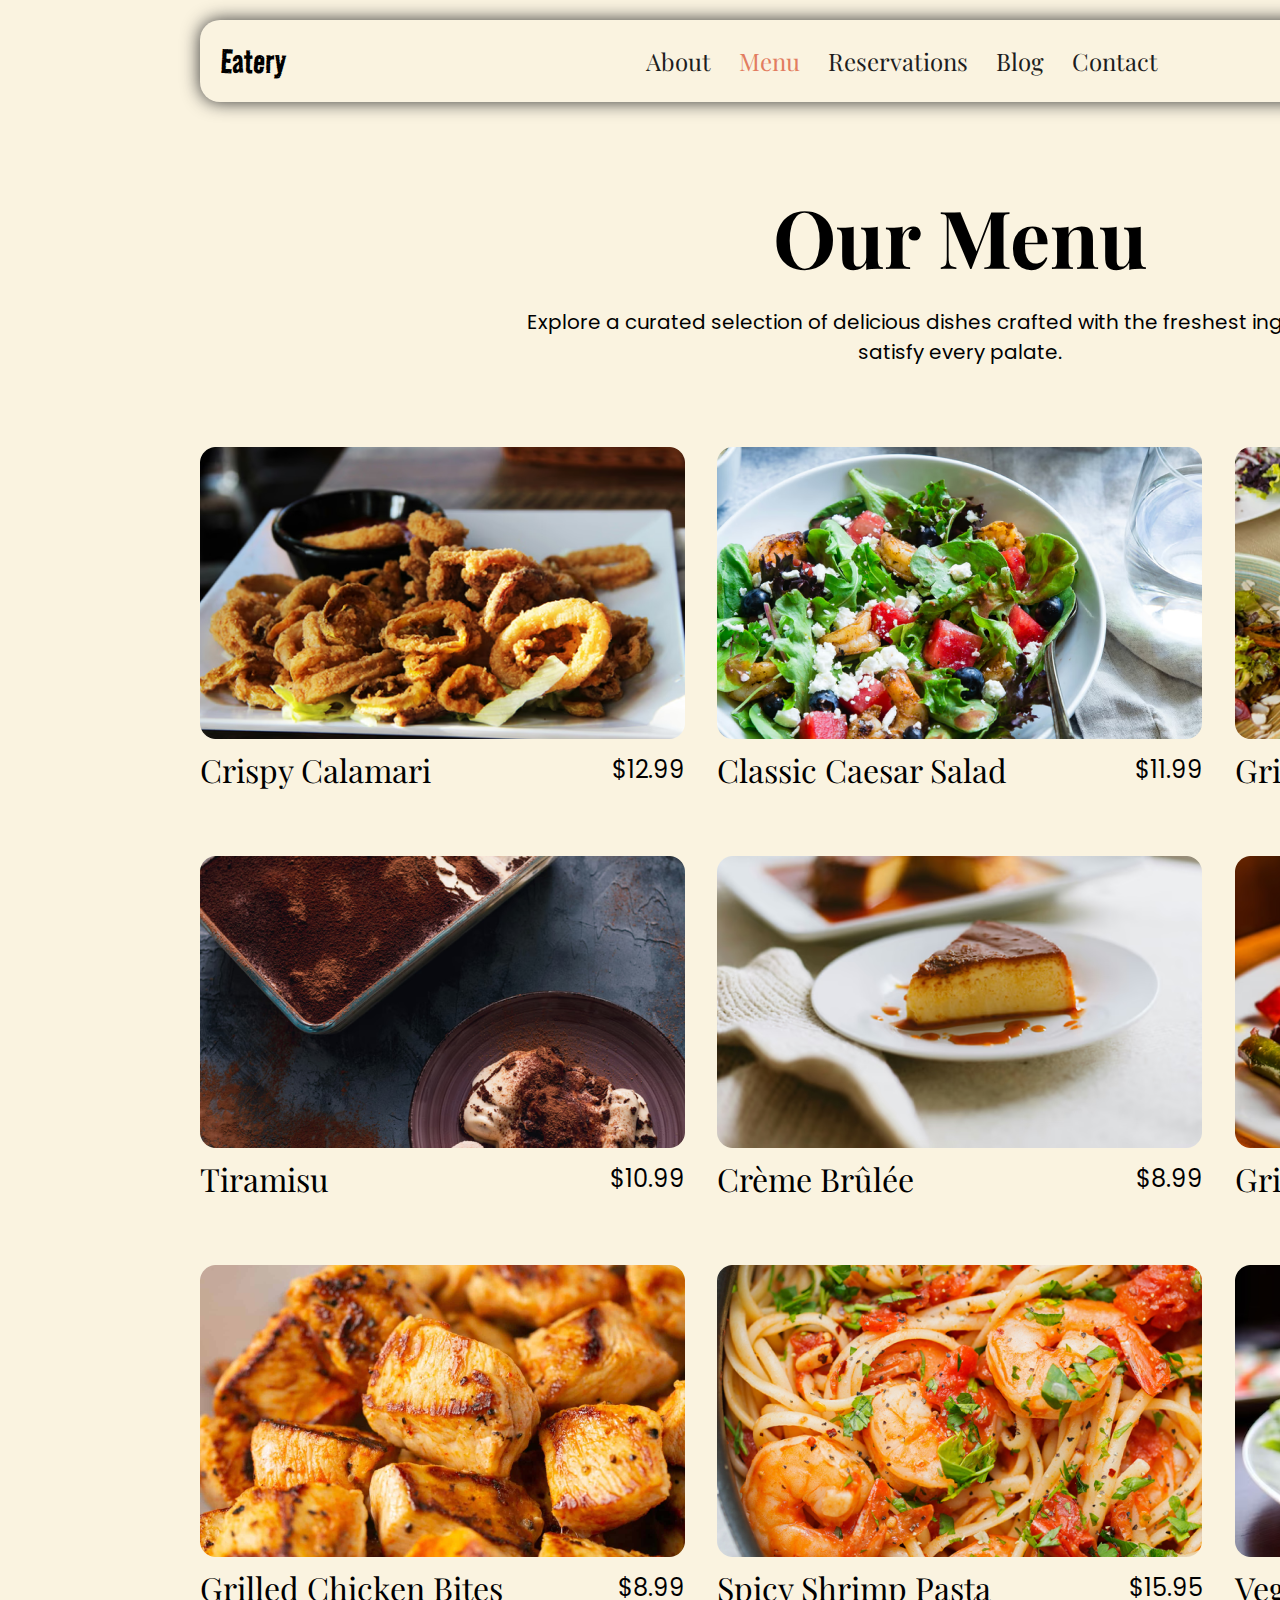
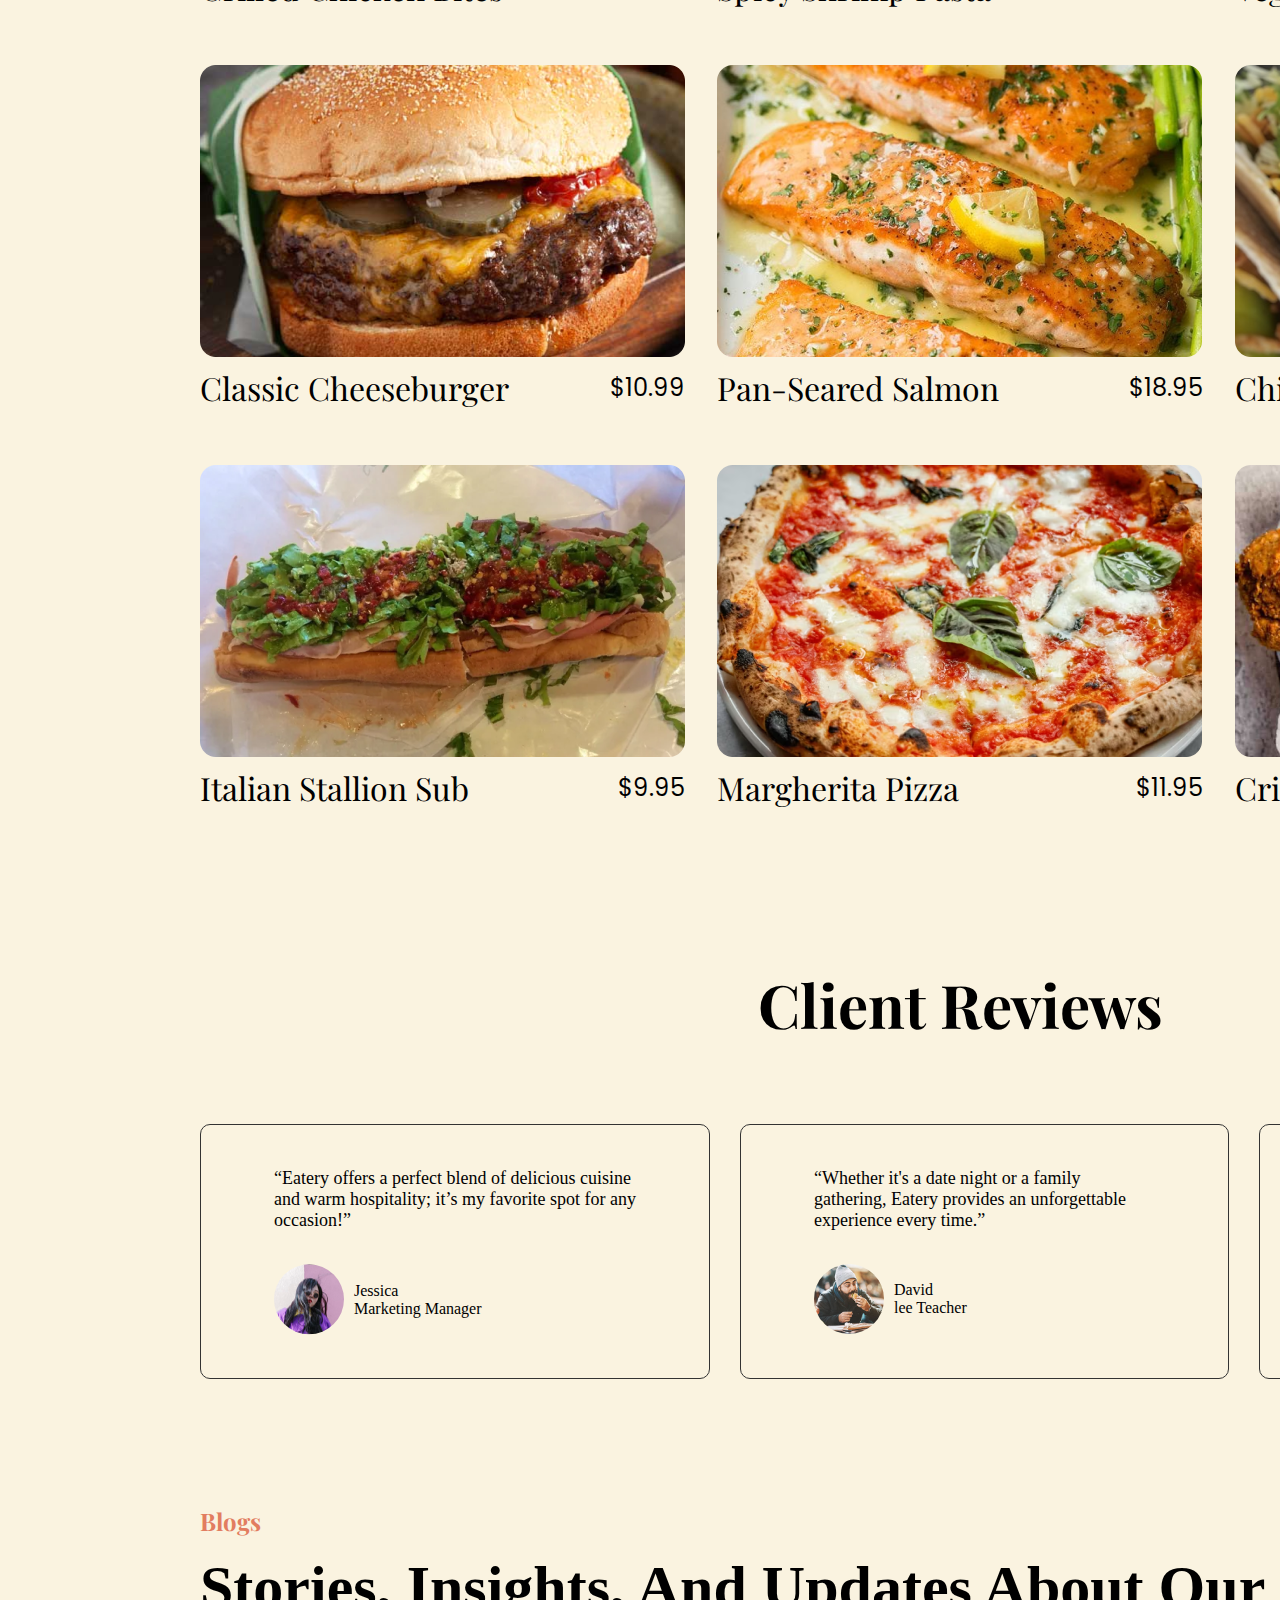
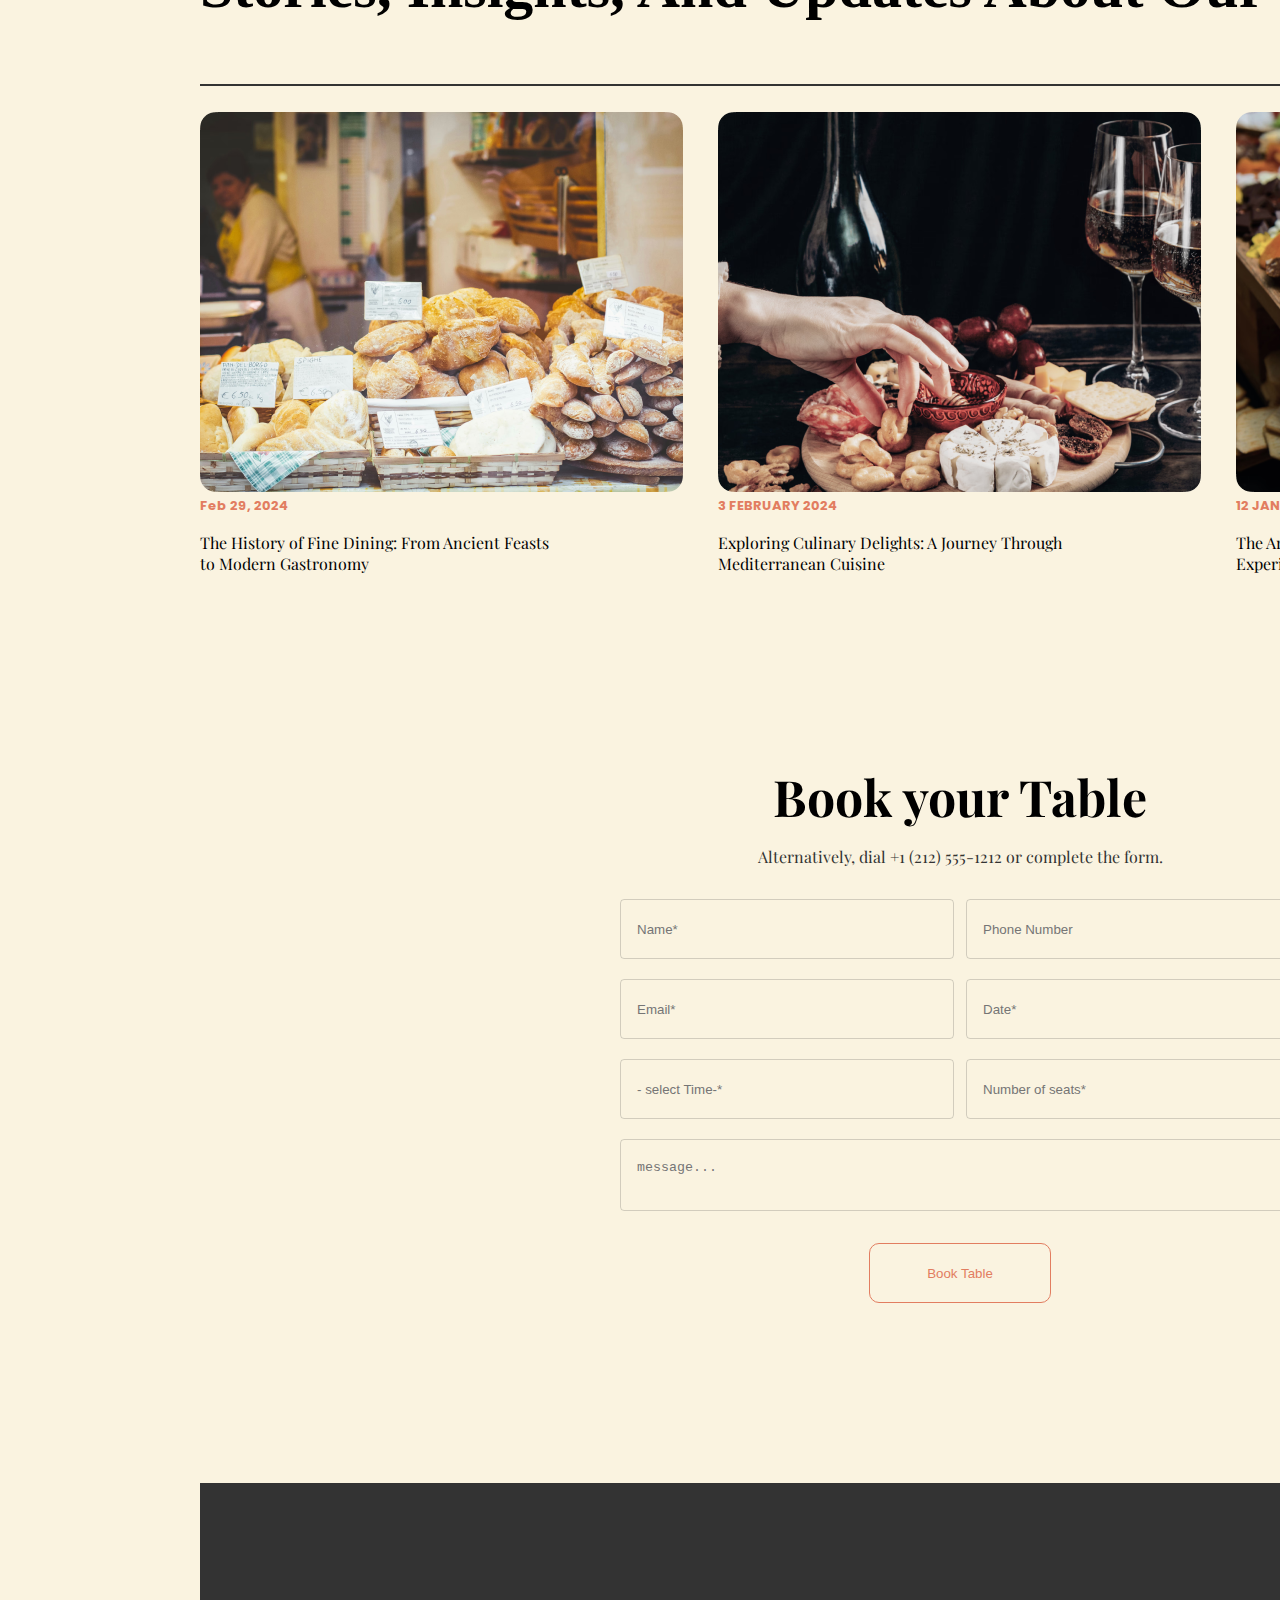
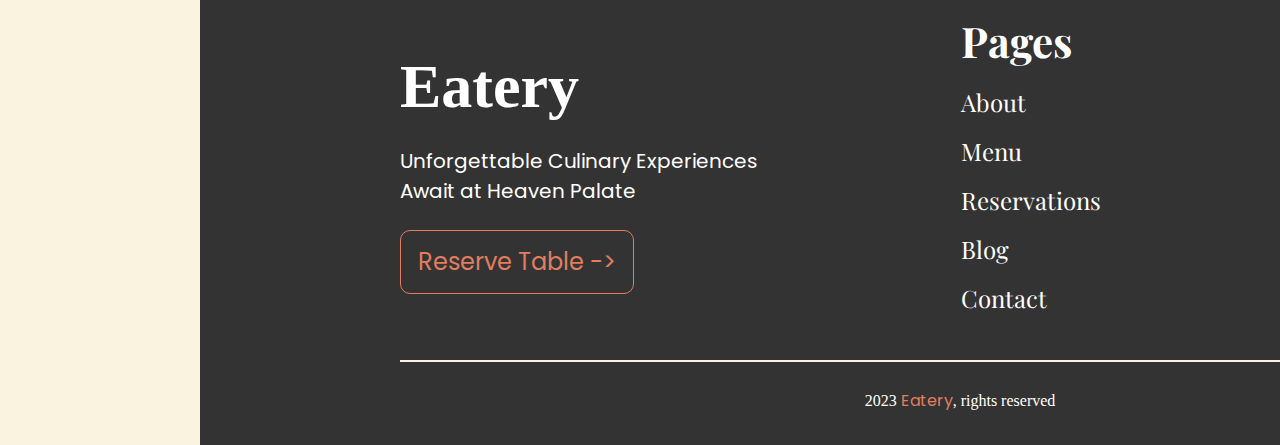
<file: meniu.html>
<!DOCTYPE html>
<html lang="en">

<head>
  <meta charset="UTF-8">
  <meta name="viewport" content="width=device-width, initial-scale=1.0">
  <link rel="stylesheet" href="./css/style.css">
  <title>Document</title>
  <link
    href="https://fonts.googleapis.com/css2?family=Moul&family=Road+Rage&family=Urbanist:ital,wght@0,100..900;1,100..900&display=swap"
    rel="stylesheet">
  <link
    href="https://fonts.googleapis.com/css2?family=Moul&family=Playfair+Display:ital,wght@0,400..900;1,400..900&family=Road+Rage&family=Urbanist:ital,wght@0,100..900;1,100..900&display=swap"
    rel="stylesheet">
  <link
    href="https://fonts.googleapis.com/css2?family=Moul&family=Playfair+Display+SC:ital,wght@0,400;0,700;0,900;1,400;1,700;1,900&family=Playfair+Display:ital,wght@0,400..900;1,400..900&family=Poppins:ital,wght@0,100;0,200;0,300;0,400;0,500;0,600;0,700;0,800;0,900;1,100;1,200;1,300;1,400;1,500;1,600;1,700;1,800;1,900&family=Road+Rage&family=Urbanist:ital,wght@0,100..900;1,100..900&display=swap"
    rel="stylesheet">
  <link
    href="https://fonts.googleapis.com/css2?family=Moul&family=Playfair+Display:ital,wght@0,400..900;1,400..900&family=Poppins:ital,wght@0,100;0,200;0,300;0,400;0,500;0,600;0,700;0,800;0,900;1,100;1,200;1,300;1,400;1,500;1,600;1,700;1,800;1,900&family=Road+Rage&family=Urbanist:ital,wght@0,100..900;1,100..900&display=swap"
    rel="stylesheet">
  <link href="https://fonts.googleapis.com/css2?family=Playfair+Display:ital,wght@0,400..900;1,400..900&display=swap"
    rel="stylesheet">
  <link href="https://fonts.googleapis.com/css2?family=Playfair+Display:ital,wght@0,400..900;1,400..900&display=swap"
    rel="stylesheet">
</head>

<body>
  <div class="divv">
    <section class="mtavari">
      <header>

        <p><a href="./index.html" class="header_p">Eatery</a></p>
        <nav class="header_nav">
          <ul class="header_ul">
            <li class="header_li">
              <a href="./about.html" class="header_a inactive">About</a>

            </li>
            <li class="header_li">
              <a href="./meniu.html" class="header_a active">Menu</a>
            </li>
            <li class="header_li">
              <a href="./reservations.html" class="header_a inactive"> Reservations </a>
            </li>
            <li class="header_li">
              <a href="./blog.html" class="header_a inactive">Blog </a>
            </li>
            <li class="header_li">
              <a href="./contact.html" class="header_a inactive"> Contact</a>
            </li>
        </nav>
        <button class="header_button">Book Table</button>
        </ul>
      </header>
      <section class="section3_meniu">
        <div class="meniu_section1_div1">
          
            <h4 class="meniu_ection_h4">Our Menu</h4>
            <p class="meniu_pp_se">Explore a curated selection of delicious dishes crafted with the freshest ingredients
              to
              <br> satisfy every palate.
            </p>
         
        
        </div>
        <div class="meniu">
          <div class="card1 card">
            <div>
              <img src="./img/meniu/Frame 32.png" alt="">
              <div class="card_text">
                <p class="juja1">Crispy Calamari</p>
                <p class="meniu2"> $12.99</p>
              </div>
            </div>
          </div>
          <div class="card2 card">
            <img src="./img/meniu/Frame 32 (1).png" alt="">
            <div class="card_text">
              <p class="juja1">Classic Caesar Salad </p>
              <p class="meniu2">$11.99 </p>
            </div>
          </div>
          <div class="card3 card">
            <img src="./img/meniu/Frame 32 (2).png" alt="">
            <div class="card_text">
              <p class="juja1">Grilled Salmon </p>
              <p class="meniu2">$24.99</p>
            </div>
          </div>
          <div class="card4 card">
            <img src="./img/meniu/Frame 32 (3).png" alt="">
            <div class="card_text">
              <p class="juja1">Tiramisu </p>
              <p class="meniu2">$10.99</p>
            </div>
          </div>
          <div class="card5 card">
            <img src="./img/meniu/Frame 32 (4).png" alt="">
            <div class="card_text">
              <p class="juja1">Crème Brûlée </p>
              <p class="meniu2">$8.99</p>
            </div>
          </div>
          <div class="card6 card">
            <img src="./img/meniu/Frame 32 (5).png" alt="">
            <div class="card_text">
              <p class="juja1">Grilled Asparagus </p>
              <p class="meniu2">$7.99</p>
            </div>
          </div>
            <div class="card7 card">
              <img src="./img/axali meniu/Frame 32.png" alt="">
              <div class="card_text">
                <p class="juja1">Grilled Chicken Bites</p>
                <p class="meniu2">$8.99</p>
              </div>
            </div>
            <div class="card8 card">
              <img src="./img/axali meniu/Frame 32 (1).png" alt="">
            <div class="card_text">
              <p class="juja1">Spicy Shrimp Pasta</p>
              <p class="meniu2">$15.95</p>
            </div>
          </div>
            <div class="card9 card">
              <img src="./img/axali meniu/Frame 32 (2).png" alt="">
            
            <div class="card_text">
              <p class="juja1">Veggie Delight Wrap</p>
              <p class="meniu2">$6.49</p>
            </div>
          </div>
            <div class="card10 card">
              <img src="./img/axali meniu/Frame 32 (3).png" alt="">
            <div class="card_text">
              <p class="juja1">Classic Cheeseburger</p>
              <p class="meniu2">$10.99</p>
            </div>
          </div>
            <div class="card11 card">
              <img src="./img/axali meniu/Frame 32 (4).png" alt="">
    
            <div class="card_text">
              <p class="juja1">Pan-Seared Salmon</p>
              <p class="meniu2">$18.95</p>
            </div>
          </div>
            <div class="card12 card">
              <img src="./img/axali meniu/Frame 32 (5).png" alt="">
          
            <div class="card_text">
              <p class="juja1">Chicken Fajita Tacos</p>
              <p class="meniu2">$12.99</p>
            </div>
          </div>
            <div class="card13 card">
              <img src="./img/axali meniu/Frame 32 (6).png" alt="">
           
            <div class="card_text">
              <p class="juja1">Italian Stallion Sub</p>
              <p class="meniu2">$9.95</p>
            </div>
          </div>
            <div class="card14 card">
              <img src="./img/axali meniu/Frame 32 (7).png" alt="">
           
            <div class="card_text">
              <p class="juja1">Margherita Pizza</p>
              <p class="meniu2">$11.95</p>
            </div>
          </div>
            <div class="card15 card">
              <img src="./img/axali meniu/Frame 32 (8).png" alt="">
            
            <div class="card_text">
              <p class="juja1">Crispy Fried Chicken</p>
              <p class="meniu2">$7.99</p>
            </div>
          </div>
          
        </div>
        <section class="section4">
          <h5 class="h_5">
            Client Reviews
          </h5>
          <div class="section4_div">
            <div class="divis3">
              <p class="section4_p">“Eatery offers a perfect blend of delicious cuisine and warm hospitality; it’s my
                favorite spot for any occasion!”</p>
              <div class="divid_img_6">
                <img src="./img/hUaynCzUd97q8QyEnuri0JVdC0.png.svg" alt="">
                <div class="divid_text">
      
                  <p class="text_p"> Jessica <br> Marketing Manager</p>
                </div>
              </div>
            </div>
            <div class="divis3">
              <p class="section4_p">“Whether it's a date night or a family gathering, Eatery provides an unforgettable
                experience every time.”</p>
              <div class="divid_img_6">
                <img src="./img/neCuF5c3PUXT59iiwkKIxxUew.png.svg" alt="">
                <div class="divid_text">
      
                  <p class="text_p"> David <br>lee Teacher</p>
                </div>
              </div>
            </div>
            <div class="divis3">
              <p class="section4_p">“Eatery is my go-to for gourmet meals; it’s a place where passion for food truly
                shines
                through.”</p>
              <div class="divid_img_6">
                <img src="./img/H9RZQx3aKEKMWYRzdECGWvyohAk.png.svg" alt="">
                <div class="divid_text">
                  <p class="text_p"> Sarahbr <br>Taylor Chef</p>
                </div>
              </div>
            </div>
          </div>
        </section>
        <section class="section7">
          <div class="iv7">
            <div class="section7_div">
              <h6>Blogs</h6>
              <h4 class="h4_sectionis"> Stories, Insights, And
                Updates About Our Mission</h4>
      
            </div>
            <button class="view">View All</button>
          </div>
          <hr>
          <div class="cardebi">
            <div class="imigisdivvi">
              <img src="./img/Frame 54.png" alt="" class="classidivis">
              <h6 class="font">Feb 29, 2024</h6>
              <p class="cardebis_p">The History of Fine Dining: From Ancient Feasts <br> to Modern Gastronomy</p>
            </div>
            <div class="imigisdivvi">
              <img src="./img/Frame 54 (2).png" alt="" class="classidivis">
              <h6 class="font">3 FEBRUARY 2024</h6>
              <p class="cardebis_p">Exploring Culinary Delights: A Journey Through <br> Mediterranean Cuisine</p>
            </div>
            <div class="imigisdivvi">
              <img src="./img/Frame 54 (1).png" alt="" class="classidivis">
              <h6 class="font">12 JANUARY 2024</h6>
              <p class="cardebis_p">The Art of Pairing: Elevating Your Dining <br> Experience with Wine & Cuisine</p>
            </div>
          </div>
        </section>
        <section class="section10">
          <h3 class="section10_h">Book your Table</h3>
          <p class="section10_p">Alternatively, dial +1 (212) 555-1212 or complete the form.</p>
          <form action="" class="formi">
            <div class="div_form">
              <div class="formis_div">
                <input type="text" class="inputi" placeholder="Name*">
                <input type="text" class="inputi" placeholder="Email*">
                <input type="text" class="inputi" placeholder="- select Time-*">
              </div>
              <div class="formis_div">
                <input type="text" class="inputi" placeholder="Phone Number">
                <input type="text" class="inputi" placeholder="Date*">
                <input type="text" class="inputi" placeholder="Number of seats*">
              </div>
            </div>
            <textarea name="" id="" placeholder="message..."></textarea>
            <button class="buttonis_did">Book Table</button>
          </form>
      
        </section>
      </section>
      <footer class="foter">
        <div class="footer_div">
          <div class="footer_div1">
            <h4 class="foter_1">Eatery</h4>
            <p class="foter_p">Unforgettable Culinary Experiences <br>
              Await at Heaven Palate</p>
            <button class="foter_bt">Reserve Table -></button>
          </div>
          <div class="div_2_footer">
            <h4 class="footer_2">Pages</h4>
            <ul class="ul_footer">
              <li class="li_footer">About</li>
              <li class="li_footer">Menu</li>
              <li class="li_footer">Reservations</li>
              <li class="li_footer">Blog</li>
              <li class="li_footer">Contact</li>
      
            </ul>
      
          </div>
          <div class="form_divis_4">
            <h4 class="form_divis_5">Adress</h4>
            <p class="formis_divis_p_4">782 S Westwood Blvd, Los <br>
              Angeles, CA 90024</p>
              <h4 class="form_divis_5" >Hours</h4>
              <p class="formis_divis_p_4">Monday - Saturday: 9:00 AM - <br>
                12:00 PM <br>
                Sunday : 6:00 AM - 12:00 PM</p>
          </div>
          
        </div>
        <hr class="hrr">
        <div>
          <p class="ps">2023  <span class="spani">Eatery</span>, rights reserved</p>
        </div>
      </footer>
      

</body>

</html>
</file>
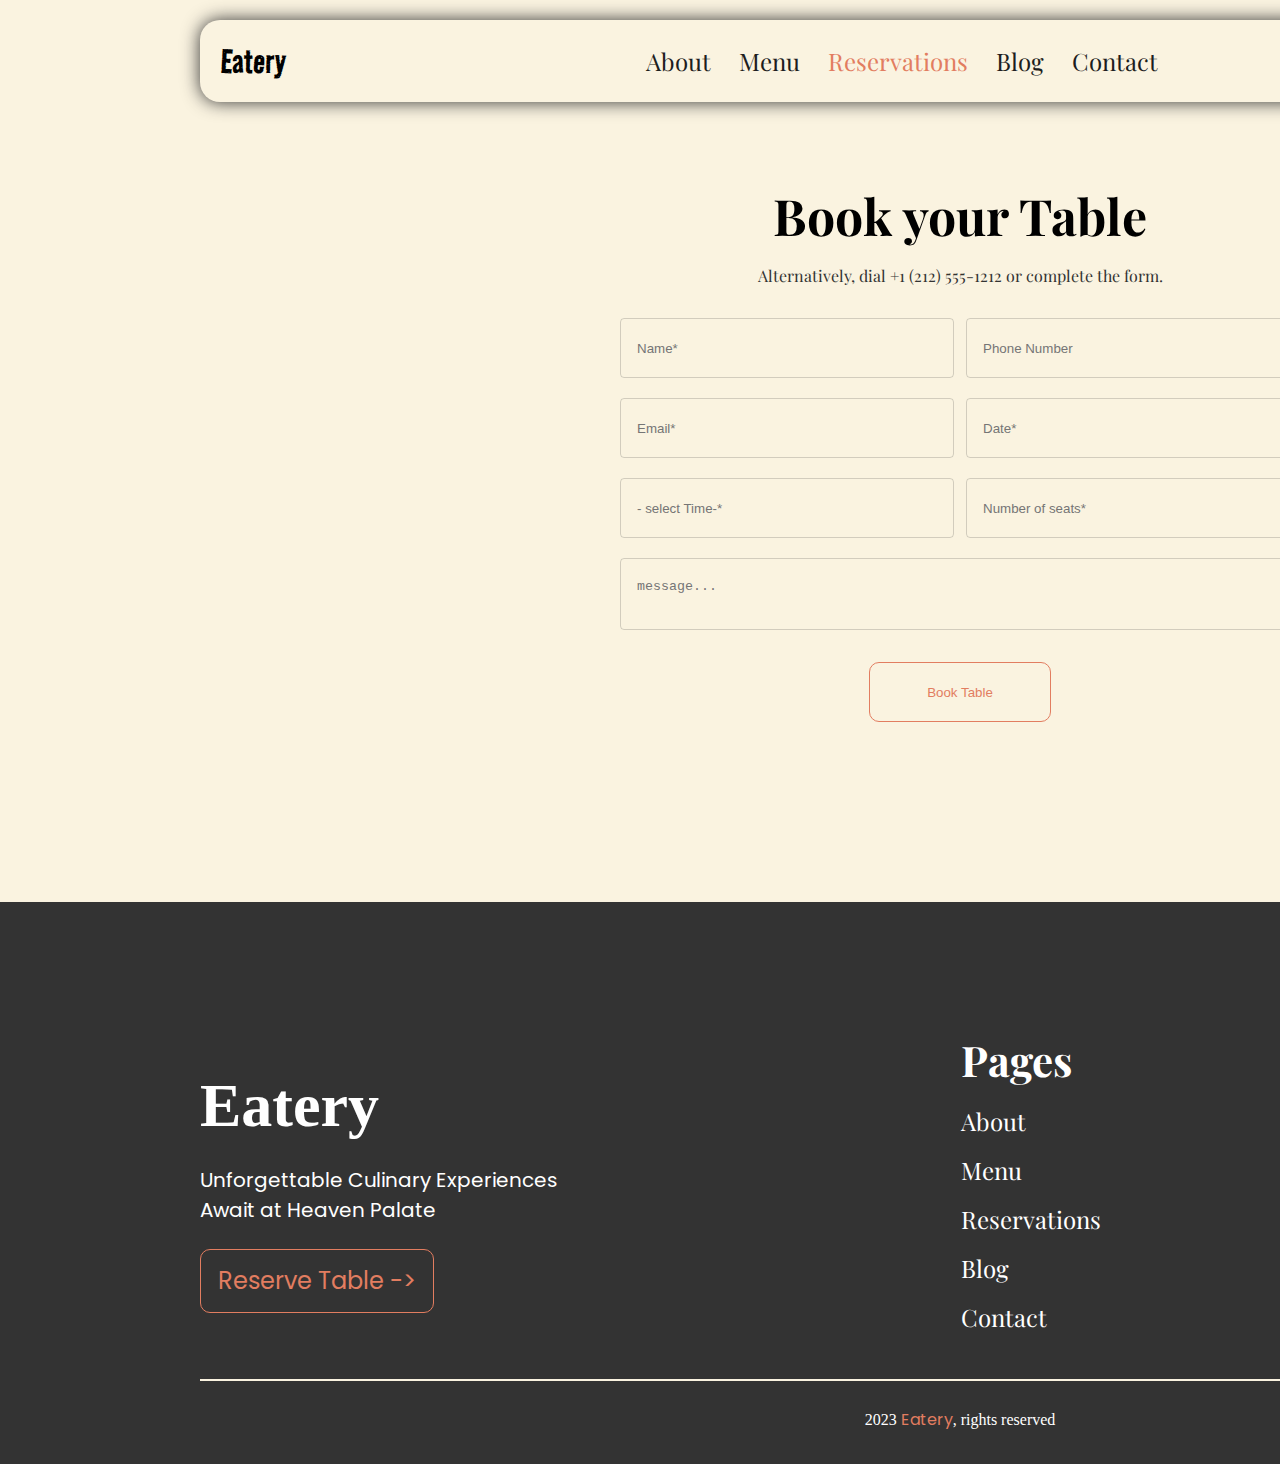
<file: reservations.html>
<!DOCTYPE html>
<html lang="en">
<head>
    <meta charset="UTF-8">
    <meta name="viewport" content="width=device-width, initial-scale=1.0">
    <link rel="stylesheet" href="./css/style.css">
    <title>Document</title>
    <link
    href="https://fonts.googleapis.com/css2?family=Moul&family=Road+Rage&family=Urbanist:ital,wght@0,100..900;1,100..900&display=swap"
    rel="stylesheet">
  <link
    href="https://fonts.googleapis.com/css2?family=Moul&family=Playfair+Display:ital,wght@0,400..900;1,400..900&family=Road+Rage&family=Urbanist:ital,wght@0,100..900;1,100..900&display=swap"
    rel="stylesheet">
  <link
    href="https://fonts.googleapis.com/css2?family=Moul&family=Playfair+Display+SC:ital,wght@0,400;0,700;0,900;1,400;1,700;1,900&family=Playfair+Display:ital,wght@0,400..900;1,400..900&family=Poppins:ital,wght@0,100;0,200;0,300;0,400;0,500;0,600;0,700;0,800;0,900;1,100;1,200;1,300;1,400;1,500;1,600;1,700;1,800;1,900&family=Road+Rage&family=Urbanist:ital,wght@0,100..900;1,100..900&display=swap"
    rel="stylesheet">
  <link
    href="https://fonts.googleapis.com/css2?family=Moul&family=Playfair+Display:ital,wght@0,400..900;1,400..900&family=Poppins:ital,wght@0,100;0,200;0,300;0,400;0,500;0,600;0,700;0,800;0,900;1,100;1,200;1,300;1,400;1,500;1,600;1,700;1,800;1,900&family=Road+Rage&family=Urbanist:ital,wght@0,100..900;1,100..900&display=swap"
    rel="stylesheet">
  <link href="https://fonts.googleapis.com/css2?family=Playfair+Display:ital,wght@0,400..900;1,400..900&display=swap"
    rel="stylesheet">
  <link href="https://fonts.googleapis.com/css2?family=Playfair+Display:ital,wght@0,400..900;1,400..900&display=swap"
    rel="stylesheet">
</head>
<body>
    <div class="divv">
        <section class="mtavari">
          <header>
    
            <p ><a href="./index.html" class="header_p">Eatery</a></p>
            <nav class="header_nav">
              <ul class="header_ul">
                <li class="header_li">
                  <a href="./about.html" class="header_a inactive">About</a>
    
                </li>
                <li class="header_li">
                  <a href="./meniu.html" class="header_a inactive">Menu</a>
                </li>
                <li class="header_li">
                  <a href="./reservations.html" class="header_a active"> Reservations </a>
                </li>
                <li class="header_li">
                  <a href="./blog.html" class="header_a inactive">Blog </a>
                </li>
                <li class="header_li">
                  <a href="./contact.html" class="header_a inactive"> Contact</a>
                </li>
            </nav>
            <button class="header_button">Book Table</button>
            </ul>
          </header>
          <section class="section10">
            <h3 class="section10_h">Book your Table</h3>
            <p class="section10_p">Alternatively, dial +1 (212) 555-1212 or complete the form.</p>
            <form action="" class="formi">
              <div class="div_form">
                <div class="formis_div">
                  <input name="saxeli" type="text" class="inputi" placeholder="Name*">
                  <input name="emaili" type="text" class="inputi" placeholder="Email*">
                  <input name="dro" type="text" class="inputi" placeholder="- select Time-*">
                </div>
                <div class="formis_div">
                  <input name="nomeri" type="text" class="inputi" placeholder="Phone Number">
                  <input name="dro" type="text" class="inputi" placeholder="Date*">
                  <input name="adgili" type="text" class="inputi" placeholder="Number of seats*">
                </div>
              </div>
              <textarea name="" id="" placeholder="message..."></textarea>
              <button class="buttonis_did">Book Table</button>
            </form>
        
          </section>
        </section>
        <footer class="foter">
          <div class="footer_div">
            <div class="footer_div1">
              <h4 class="foter_1">Eatery</h4>
              <p class="foter_p">Unforgettable Culinary Experiences <br>
                Await at Heaven Palate</p>
              <button class="foter_bt">Reserve Table -></button>
            </div>
            <div class="div_2_footer">
              <h4 class="footer_2">Pages</h4>
              <ul class="ul_footer">
                <li class="li_footer">About</li>
                <li class="li_footer">Menu</li>
                <li class="li_footer">Reservations</li>
                <li class="li_footer">Blog</li>
                <li class="li_footer">Contact</li>
        
              </ul>
        
            </div>
            <div class="form_divis_4">
              <h4 class="form_divis_5">Adress</h4>
              <p class="formis_divis_p_4">782 S Westwood Blvd, Los <br>
                Angeles, CA 90024</p>
                <h4 class="form_divis_5" >Hours</h4>
                <p class="formis_divis_p_4">Monday - Saturday: 9:00 AM - <br>
                  12:00 PM <br>
                  Sunday : 6:00 AM - 12:00 PM</p>
            </div>
            
          </div>
          <hr class="hrr">
          <div>
            <p class="ps">2023  <span class="spani">Eatery</span>, rights reserved</p>
          </div>
        </footer>
</body>

</html>
</file>
<file: css/style.css>
* {
    margin: 0;
    border: 0;
    padding: 0;
    box-sizing: border-box;
}

body {
    background-color: #FAF3E0;
}

.divv {
    width: 1920px;
    background-color: #FAF3E0;
    margin: auto;
}
.mtavari{
    width: 1520px;
    margin: auto;
}
header {
    background-color: #FAF3E0;
    padding: 10px 20px;
    display: flex;
    justify-content: space-between;
    align-items: center;
    box-shadow: 0 0 18px 0 #333333;
    border-radius: 20px;
    margin-top: 20px;
    margin-bottom: 80px;
}
a{
    text-decoration: none;
}
.header_p {
    font-family: "Road Rage", sans-serif;
    color: black;
    font-size: 40px;


}

.header_ul {
    display: flex;
    column-gap: 8px;
}

.header_li {

    list-style: none;
    padding: 10px;

}

.header_a {
    text-decoration: none;
    font-family: "Playfair Display", serif;
    font-size: 24px;
    color: black;
    font-weight: 400px;
}
.active{
    color: #E27D60;
}
.inactive{
    color: #1E1E1E;
}

.header_button {
    width: 182px;
    height: 62px;
    color: #E27D60;
    border: 1px solid #E27D60;
    background-color: #FAF3E0;
    border-radius: 8px;
    font-family: "Playfair Display", serif;
}


.section1 {
    display: flex;
    flex-direction: column;
    align-items: center;
    width: 1520px;
    margin: auto;
}

h2 {
    margin-top: 78px;
    margin-bottom: 15px;
    font-family: "Playfair Display SC", serif;
    font-size: 70px;
    color: #333333;
    text-align: center;
}

.section_p {

    font-family: "Poppins", sans-serif;
    font-size: 20px;
    margin-bottom: 40px;

    text-align: center;

}

.btt {
    width: 274px;
    height: 50px;
    background-color: #FAF3E0;
    border: 1px solid #E27D60;
    border-radius: 10px;
    font-family: "Poppins", sans-serif;
    font-size: 15px;
    color: #E27D60;
    margin-bottom: 80px;
}

.section2 {
    display: flex;
    flex-direction: column;
    align-items: center;
    padding-top: 80px;
}

h3 {
    font-size: 50px;
    margin-bottom: 16px;

    font-family: "Playfair Display", serif;
}

.pp2 {
    font-size: 20px;
    text-align: center;
    margin-bottom: 80px;
}

/* .section_div{
    margin: auto;
    display: grid;
    grid-template-columns:25% 25% 25% 25% ;
    grid-template-rows: 200px 200px 500px 200px ;
    gap: 20px;
}
.box{
   background-color: black;
}
.box1{
    grid-row-start: 1;
    grid-row-end: 2;
 */
.div_section {
    display: flex;
    column-gap: 24px;
    margin-bottom: 24px;
}

.div_section2 {
    display: flex;
    column-gap: 24px;
    padding-bottom: 154px;
}

.section3 {
    display: flex;
    flex-direction: column;
}

.menu_h{
    font-size: 60px;
    font-family: "Playfair Display", serif;
    padding-bottom: 16px;

}

.section_pp {
    font-size: 20px;
    font-family: "Poppins", sans-serif;
}

.new {
    width:721px;
}

.divi5 {
    display: flex;
    justify-content: space-between;
    align-items: end;
    margin-bottom: 80px;
}

.button2 {
    width: 100px;
    height: 64px;
    background-color: #FAF3E0;
    font-size: 24px;
}

.meniu {
    display: grid;
    grid-template-columns: 1fr 1fr 1fr;
    grid-template-rows: 353px 353px;
    column-gap: 32px;
    row-gap: 56px;
}

.juja1 {
    font-size: 32px;
    font-family: "Playfair Display", serif;
}

.card_text {
    display: flex;
    text-align: end;
    justify-content: space-between;
    align-items: center;

}

.meniu {
    font-size: 24px;
    font-family: "Poppins", sans-serif;
    padding-bottom: 155px;
}



.section_img5 {
    padding-bottom: 154px;

}



.imigisdivi {
    display: flex;
}

.divklasi {
    display: flex;
}

.divisklasi {
    background-image: url(../img/Frame\ 42\ \(1\).png);
    height: 468px;
    text-align: center;
    margin-bottom: 192px;
  
}

.divklasi {
    color: white;
    display: flex;
    font-size: 60px;
    font-family: "Playfair Display", serif;
    /* text-align: center; */
    justify-content: center;
    padding-top: 102px;
    margin-bottom: 40px;
   color: #FAF3E0;
}

.buttonis_class {
    border: 1px solid #E27D60;
    border-radius: 8px;
    font-family: "Playfair Display", serif;
    width: 274px;
    height: 64px;
    font-size: 24px;
    background-color: transparent;
    color: #FAF3E0;
   
}
.section4 {
    
    margin-bottom: 126px;

} 
.h_5 {
    font-size: 60px;
    font-family: "Playfair Display", serif;
    text-align: center;
    margin-bottom: 80px;
}
.divis3{
    padding: 43px 73px;
    border: 1px solid  #333333;
    border-radius: 10px;
}
.section4_div{
    display: flex;
    column-gap: 30px;
}

.section4_p{
      margin-bottom: 33px;
      font-size: 18px;
     
    
}
.gridis_div{
    width: 482px;
    height: 491px;
    
}
.gridis_div:hover{
    background-color: #808080;
    box-shadow:0px 0px 5px 5px #E27D60;
}
.Chef_Marco{
    background-image: url(../img/stafi/Frame\ 427319823.png);
}
.Chef_Ava{
    background-image: url(../img/stafi/Frame\ 427319821.png);
}
.Chef_Lena{
    background-image: url(../img/stafi/Frame\ 427319824.png);
}
.Chef_Kai{
    background-image: url(../img/stafi/Frame\ 427319827.png);
}
.Chef_Rio{
    background-image: url(../img/stafi/Frame\ 427319825.png);
}
.Chef_Harpal{
    background-image: url(../img/stafi/Frame\ 427319826.png);
}

.chef_button{
    width: 104px;
    height: 37px;
    background-color: #E27D60;
    border-radius: 5px;
    color: white;
    margin: 8px 8px;
}
.chef_button:hover{
    background-color: #E27D60;
 box-shadow: 0px 0px 5px 5px #E27D60;
}
.divid_img_6{
    display: flex;
    align-items: center;
    column-gap: 10px;
}
.section4_imgis_imigi:hover{
  background-color: #333333;
  box-shadow: 0px 0px 5px 5px #E27D60;
}
.text_p{
    align-items: center;
}
/* .section7{
    display:flex;
  justify-content: space-between;
  align-items: end;
  margin-bottom: 80px;


} */
h6{
    color: #E27D60;
    font-size: 24px;
    font-family: "Playfair Display", serif;
    margin-bottom: 16px;
}
.h4_sectionis{
    font-size: 60px;
}
.section7{
    margin-bottom: 164px;
}


.iv7{
    display: flex;
    align-items: end;
    justify-content: space-between;
    margin-bottom: 62px;
}
.view{
    font-size: 24px;
    background-color: #FAF3E0;
}
hr{
    background-color: #333333;
    height: 2px;
    margin-bottom: 26px;
}
.cardebi{
    display: flex;
    flex-wrap: wrap;
    column-gap: 35px;
   
}
.imigisdivvi{
  
  flex-direction: column;
}
.font{
    font-size: 13px;
    font-family: "Poppins", sans-serif;
}
.cardebis_p{
    font-size: 16px;
    font-family: "Playfair Display", serif;
    margin-bottom: 25px;
}
.section10{
  width: 680px;
  margin: auto;
  display: flex;
  flex-direction: column;
 justify-content: center;
 /* align-items: center; */

}

.section10_h{
   display: flex;
   align-items: center;
   font-family: "Playfair Display", serif;
   justify-content: center;
}
.section10_p{
    display: flex;
    justify-content:center;
    font-family: "Playfair Display", serif;
    color: #333333;
    margin-bottom: 32px;
}
.formi{
    display: flex;
    flex-direction: column;
    /* justify-content: center; */
    align-items: center;
}
.div_form{
    width: 100%;
    display: flex;
    column-gap: 12px;
    margin-bottom: 20px;
    
}
.formis_div{
    display: flex;
    flex-direction: column;
    width: 50%;
    row-gap: 20px;

}
input{
    width: 100%;
    height: 60px;
    background-color: transparent;
    border: 1px solid hsla(0, 0%, 20%, 0.2);
    border-radius: 4px;
    padding:20px 16px;
}
textarea{
    width: 100%;
    height: 72px;
    background-color: transparent;
    border: 1px solid hsla(0, 0%, 20%, 0.2);
    border-radius: 4px;
    padding: 10px 16px;
    padding-top: 20px;
    margin-bottom: 32px;
}
.buttonis_did{
      border: 1px solid #E27D60;
      
      display: flex;
      justify-content: center;
      align-items: center;
       color: #E27D60;
       width: 182px;
       height: 60px;
       border-radius: 10px;
       background-color: transparent;
       margin-bottom: 180px;
       
}
.foter{
    background-color: #333333;
    /* width: 1920px; */
    height: 562px;
   

}
.foter{
    padding: 101px 200px;
    /* display: flex; */

}
.footer_div{
    display: flex;
    justify-content: space-between;
    align-items: center;
}
.footer_div1{
    display: flex;
    flex-direction: column;
  
 
}
.foter_1{
    display: flex;
    color:white;
    font-size: 62px;
    margin-bottom: 24px;
    
}
.foter_p{
    color: white;
    font-size: 20px; 
    margin-bottom: 24px;
    font-family: "Poppins", sans-serif;
    
}
.foter_bt{
    border: 1px solid #E27D60;
    background-color: transparent;
    justify-content: center;
    color: #E27D60;
    width: 234px;
    height: 64px;
    border-radius: 10px;
    font-family: "Poppins", sans-serif;
    font-size: 24px;
}
.footer_2{
    color: white;
    font-size: 42px;
    font-family: "Playfair Display", serif;
    margin-bottom: 17px;
   
}
.ul_footer{
display: flex;
flex-direction: column;
 
}
.li_footer{
    color: white;
   list-style: none;
   font-family: "Playfair Display", serif;
   font-size: 24px;
  margin-bottom: 17px;
}
.form_divis_4{
 margin-bottom: 63px;
}
.form_divis_5{
 color: white;
 font-size: 42px;
 margin-bottom: 20px;
 font-family: "Playfair Display", serif;

}
.formis_divis_p_4{
color: white;
margin-bottom: 28px;
font-size: 16px;
font-family: "Playfair Display", serif;
}
.hrr{
 background-color: #FAF3E0;
 height:2px;
}
.ps{
    text-align: center;
    color: white;
}
.spani{
    color: #E27D60;
    font-family: "Poppins", sans-serif;
}

/* aboutstyle */

.about_section1{
      background-image: url(../img/about.png);
     
      height: 402px;
      margin-bottom: 209px;
}
.abot_h{
    display: flex;
    justify-content: center;
    padding-top: 94px;
    color: white;
    font-size: 80px;
    text-align: center;
    font-family: "Playfair Display", serif;

}
.about_h4{
    font-size: 60px;
    font-family: "Playfair Display", serif;

}
.about_section2{
    display: flex;
    justify-content: space-between;
    align-items: center;
    margin-bottom: 164px;
}
.about_section2_textbox{
    width: 977px;
    
}
.about_p{
    font-family: "Poppins", sans-serif;
}
.hh5{
    text-align: center;
    margin-bottom: 10px;
    color: #E27D60;
    font-family: "Poppins", sans-serif;
    font-size: 24px;
}
.hh4{
    text-align: center;
    font-size: 60px;
    font-family: "Playfair Display", serif;
    margin-bottom: 24px;
}
.pp2{
    font-size: 20px;
}
.sectionii_i{
    margin-bottom: 164px
    ;
}
.about_section3{
    margin-bottom: 160px;
}
.arvici{
    width: 362px;
    height: 321px;
    /* column-gap: 29px; */
    border: 1px solid #333333;
    border-radius: 16px;
   
}
.imigis_section{
margin-left: 150px;
margin-top: 37px;
}
.hh2{
    font-size: 40px;
    font-family: "Playfair Display", serif;
    text-align: center;
  
}
.ppp3{
    font-size: 20px;
    font-family: "Poppins", sans-serif;
    text-align: center;
}
.damxuravi{
    display: flex;
    column-gap: 24px;
}
.grid{
 display: grid;
 grid-template-columns: 2fr 2fr 2fr;
 row-gap: 37px;
 column-gap: 37px;
 
}
.gridis_div{
    border-radius: 16px;
}
.ggg{
    display: flex;
    width: 1529px;
    column-gap: 24px;
}
.surati{
    background-image: url(../img/surati.png);
    height: 670px;
    padding: 120px 100px;
    display: flex;
    justify-content: space-between;
    margin-bottom: 164px;
}
.bb{
    display: grid;
    grid-template-columns: 1fr 1fr;
    width: 386px;
    height: 228px;
    text-align: center;
    margin-top: 101px;

}

.cc0{ 
   
    color: #FFEDBF ;
border-bottom: 1px solid #FFEDBF;

}
.cc1{

    color: #FFEDBF;
    border-left: 1px solid #FFEDBF;
    border-bottom: 1px solid #FFEDBF;
}
.cc2{
    color: #FFEDBF;
}
.cc3{
    color: #FFEDBF;
border-left: 1px solid #FFEDBF;

}
.hh{
    margin-bottom: 10px;
    font-size: 32px;
    font-family: "Playfair Display", serif;

}
.pp{
    font-size: 16px;
    font-family: "Poppins", sans-serif;

}
.meniu_ection_h4{
    
    text-align: center;
    margin-bottom: 18px;
    font-size: 80px;
    font-family: "Playfair Display", serif;
}
.meniu_pp_se{
    text-align: center;
    margin-bottom: 80px;
    font-size: 20px;
    font-family: "Poppins", sans-serif;
}
.blog_h5{
  text-align: center;
    font-size: 80px;
    margin-bottom: 32px;
    font-family: "Playfair Display", serif;
}

.contact_section{
    width: 1136px;
    margin: auto;
    margin-bottom: 157px;
}
.contact_h5{
    font-size: 80px;
    text-align: center;
    font-family: "Playfair Display", serif;
    margin-bottom: 32px;
}

.contact_div{
 display: flex;
 
 justify-content: space-between;
  
}
.contact_img{
    display: flex;
    text-align: center;
}

.contact_div3{
    width: 416px;
   
    margin-bottom: 83px;
}
.contact_div4{
    display: flex;
    align-items: center;
    column-gap: 24px;
    margin-bottom: 32px;
}
.contact_div5{
    display: flex;
    align-items: center;
    column-gap: 24px;
    margin-bottom: 32px;
    
}
.contact_div6{
    display: flex;
    align-items: center;
    column-gap: 24px;
    
}
.contact_7{
    width: 504px;
    
   
}
.contact_div8{
    padding: 16px 113px ;
    display: flex;
    border: 1px solid #808080;
    border-radius: 5px;
    column-gap: 24px;
    color: #1E1E1E;
}
label{
    font-size: 16px;
    font-family: "Poppins", sans-serif;
}
.conect_input{
    width: 504px;
    height: 45px;
}
.coonect_form{
    display: flex;
    flex-direction: column;
    row-gap: 20px;
}
.conetc_buutoni{
    border: 1px solid #E27D60;
    width: 504px;
    height: 64px;
    background-color: transparent;
    border-radius: 8px;
    color: #E27D60;
    font-size: 24px;
}
</file>
